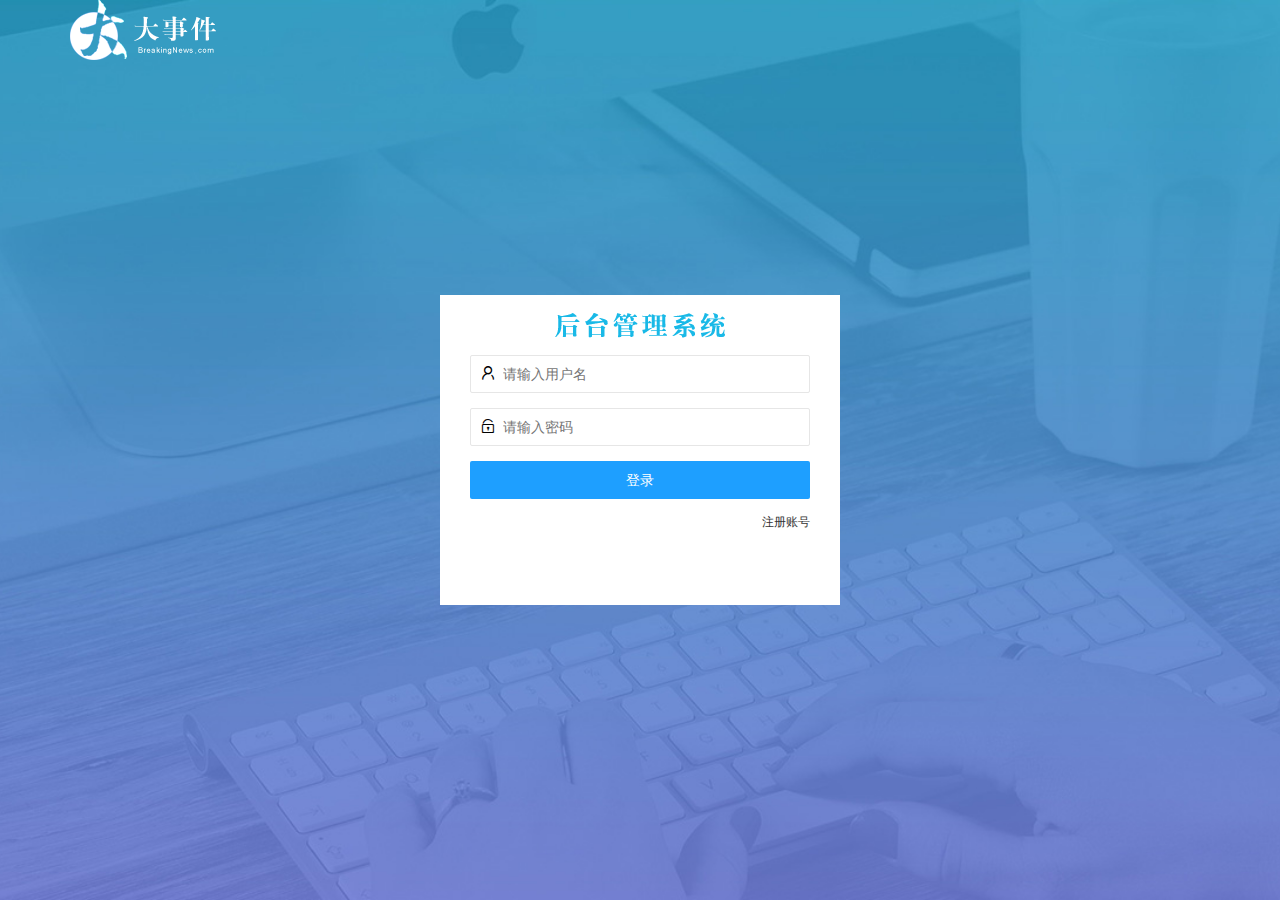
<file: login.html>
<!DOCTYPE html>
<html lang="en">

<head>
    <meta charset="UTF-8">
    <meta http-equiv="X-UA-Compatible" content="IE=edge">
    <meta name="viewport" content="width=device-width, initial-scale=1.0">
    <title>登录/注册</title>
    <!-- layui的样式 -->
    <link rel="stylesheet" href="./assets/lib/layui/css/layui.css">
    <!-- 自己定义的登录页面的样式 -->
    <link rel="stylesheet" href="./assets/css/login.css">
</head>

<body>
    <!-- 头部logo区域 -->
    <div class="layui-main">
        <img src="./assets/images/logo.png" alt="">
    </div>
    <!-- 登录/注册区域 -->
    <div class="login_reg">
        <div class="title_box"></div>
        <!-- 登录区域 -->
        <div class="login_box">
            <form class="layui-form" id="form_login">
                <!-- 用户名 -->
                <div class="layui-form-item">
                    <i class="layui-icon layui-icon-username"></i>
                    <input type="text" name="username" required lay-verify="required" placeholder="请输入用户名" autocomplete="off" class="layui-input">
                </div>
                <!-- 密码 -->
                <div class="layui-form-item">
                    <i class="layui-icon layui-icon-password"></i>
                    <input type="password" name="password" required lay-verify="required|pwd" placeholder="请输入密码" autocomplete="off" class="layui-input">
                </div>
                <!-- 登录 -->
                <div class="layui-form-item ">
                    <button class="layui-btn layui-btn-fluid layui-btn-normal" lay-submit>登录</button>
                </div>
                <div class="layui-form-item links">
                    <a href="javascript:;" id="link_reg">注册账号</a>
                </div>
            </form>
        </div>
        <!-- 注册区域 -->
        <div class="reg_box">
            <form class="layui-form" id="form_reg">
                <!-- 用户名 -->
                <div class="layui-form-item">
                    <i class="layui-icon layui-icon-username"></i>
                    <input type="text" name="username" required lay-verify="required" placeholder="请输入用户名" autocomplete="off" class="layui-input">
                </div>
                <!-- 密码 -->
                <div class="layui-form-item">
                    <i class="layui-icon layui-icon-password"></i>
                    <input type="password" name="password" required lay-verify="required|pwd|repwd" placeholder="请输入密码" autocomplete="off" class="layui-input">
                </div>
                <!-- 密码再次确认 -->
                <div class="layui-form-item">
                    <i class="layui-icon layui-icon-password"></i>
                    <input type="password" name="repassword" required lay-verify="required|pwd|repwd" placeholder="请再次输入密码" autocomplete="off" class="layui-input">
                </div>
                <!-- 注册 -->
                <div class="layui-form-item ">
                    <button class="layui-btn layui-btn-fluid layui-btn-normal" lay-submit>注册</button>
                </div>
                <div class="layui-form-item links">
                    <a href="javascript:;" id="link_login">去登录</a>
                </div>
            </form>

        </div>
    </div>
    <script src="./assets/lib/jquery.js"></script>
    <script src="./assets/lib/layui/layui.all.js"></script>
    <script src="./assets/js/baseAPI.js"></script>
    <script src="./assets/js/login.js"></script>
</body>

</html>
</file>
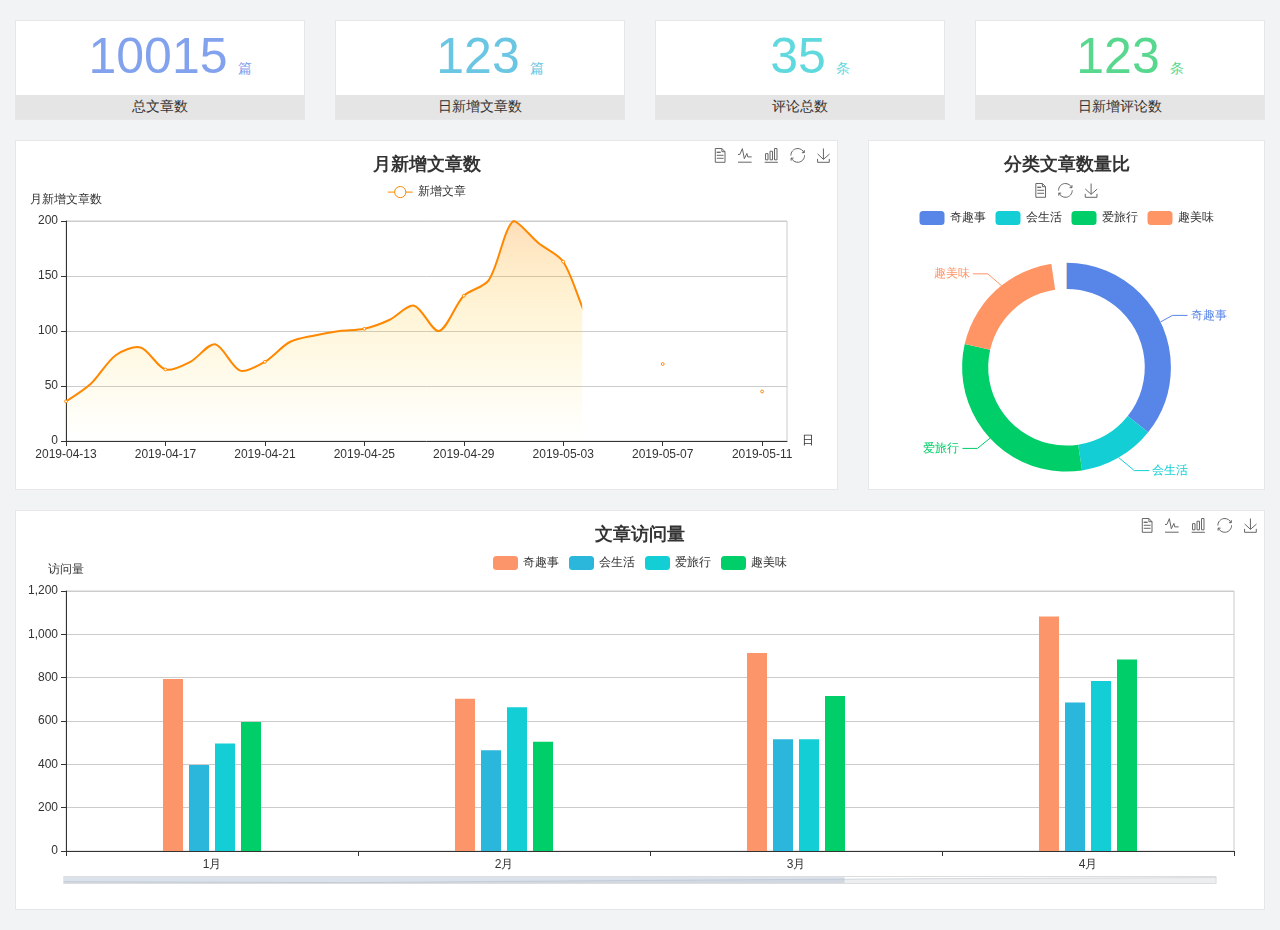
<file: home/dashboard.html>
<!DOCTYPE html>
<html lang="en">

<head>
    <meta charset="UTF-8">
    <meta name="viewport" content="width=device-width, initial-scale=1.0">
    <meta http-equiv="X-UA-Compatible" content="ie=edge">
    <title>图表统计</title>
    <link rel="stylesheet" href="../assets/lib/bootstrap.css" />
    <link rel="stylesheet" href="../assets/lib/main.css" />
    <script src="../assets/lib/jquery.js"></script>
    <script type="text/javascript" src="../assets/lib/echarts.min.js"></script>
</head>

<body>
    <div class="container-fluid">
        <div class="row spannel_list">
            <div class="col-sm-3 col-xs-6">
                <div class="spannel">
                    <em>10015</em><span>篇</span>
                    <b>总文章数</b>
                </div>
            </div>
            <div class="col-sm-3 col-xs-6">
                <div class="spannel scolor01">
                    <em>123</em><span>篇</span>
                    <b>日新增文章数</b>
                </div>
            </div>
            <div class="col-sm-3 col-xs-6">
                <div class="spannel scolor02">
                    <em>35</em><span>条</span>
                    <b>评论总数</b>
                </div>
            </div>
            <div class="col-sm-3 col-xs-6">
                <div class="spannel scolor03">
                    <em>123</em><span>条</span>
                    <b>日新增评论数</b>
                </div>
            </div>
        </div>
    </div>

    <div class="container-fluid">
        <div class="row curve-pie">
            <div class="col-lg-8 col-md-8">
                <div class="gragh_pannel" id="curve_show"></div>
            </div>
            <div class="col-lg-4 col-md-4">
                <div class="gragh_pannel" id="pie_show"></div>
            </div>
        </div>
    </div>

    <div class="container-fluid">
        <div class="column_pannel" id="column_show"></div>
    </div>

    <script>
        var oChart = echarts.init(document.getElementById('curve_show'));
        var aList_all = [{
            'count': 36,
            'date': '2019-04-13'
        }, {
            'count': 52,
            'date': '2019-04-14'
        }, {
            'count': 78,
            'date': '2019-04-15'
        }, {
            'count': 85,
            'date': '2019-04-16'
        }, {
            'count': 65,
            'date': '2019-04-17'
        }, {
            'count': 72,
            'date': '2019-04-18'
        }, {
            'count': 88,
            'date': '2019-04-19'
        }, {
            'count': 64,
            'date': '2019-04-20'
        }, {
            'count': 72,
            'date': '2019-04-21'
        }, {
            'count': 90,
            'date': '2019-04-22'
        }, {
            'count': 96,
            'date': '2019-04-23'
        }, {
            'count': 100,
            'date': '2019-04-24'
        }, {
            'count': 102,
            'date': '2019-04-25'
        }, {
            'count': 110,
            'date': '2019-04-26'
        }, {
            'count': 123,
            'date': '2019-04-27'
        }, {
            'count': 100,
            'date': '2019-04-28'
        }, {
            'count': 132,
            'date': '2019-04-29'
        }, {
            'count': 146,
            'date': '2019-04-30'
        }, {
            'count': 200,
            'date': '2019-05-01'
        }, {
            'count': 180,
            'date': '2019-05-02'
        }, {
            'count': 163,
            'date': '2019-05-03'
        }, {
            'count': 110,
            'date': '2019-05-04'
        }, {
            'count': 80,
            'date': '2019-05-05'
        }, {
            'count': 82,
            'date': '2019-05-06'
        }, {
            'count': 70,
            'date': '2019-05-07'
        }, {
            'count': 65,
            'date': '2019-05-08'
        }, {
            'count': 54,
            'date': '2019-05-09'
        }, {
            'count': 40,
            'date': '2019-05-10'
        }, {
            'count': 45,
            'date': '2019-05-11'
        }, {
            'count': 38,
            'date': '2019-05-12'
        }, ];

        let aCount = [];
        let aDate = [];

        for (var i = 0; i < aList_all.length; i++) {
            aCount.push(aList_all[i].count);
            aDate.push(aList_all[i].date);
        }

        var chartopt = {
            title: {
                text: '月新增文章数',
                left: 'center',
                top: '10'
            },
            tooltip: {
                trigger: 'axis'
            },
            legend: {
                data: ['新增文章'],
                top: '40'
            },
            toolbox: {
                show: true,
                feature: {
                    mark: {
                        show: true
                    },
                    dataView: {
                        show: true,
                        readOnly: false
                    },
                    magicType: {
                        show: true,
                        type: ['line', 'bar']
                    },
                    restore: {
                        show: true
                    },
                    saveAsImage: {
                        show: true
                    }
                }
            },
            calculable: true,
            xAxis: [{
                name: '日',
                type: 'category',
                boundaryGap: false,
                data: aDate
            }],
            yAxis: [{
                name: '月新增文章数',
                type: 'value'
            }],
            series: [{
                name: '新增文章',
                type: 'line',
                smooth: true,
                itemStyle: {
                    normal: {
                        areaStyle: {
                            type: 'default'
                        },
                        color: '#f80'
                    },
                    lineStyle: {
                        color: '#f80'
                    }
                },
                data: aCount
            }],
            areaStyle: {
                normal: {
                    color: new echarts.graphic.LinearGradient(0, 0, 0, 1, [{
                        offset: 0,
                        color: 'rgba(255,136,0,0.39)'
                    }, {
                        offset: .34,
                        color: 'rgba(255,180,0,0.25)'
                    }, {
                        offset: 1,
                        color: 'rgba(255,222,0,0.00)'
                    }])

                }
            },
            grid: {
                show: true,
                x: 50,
                x2: 50,
                y: 80,
                height: 220
            }
        };

        oChart.setOption(chartopt);


        var oPie = echarts.init(document.getElementById('pie_show'));
        var oPieopt = {
            title: {
                top: 10,
                text: '分类文章数量比',
                x: 'center'
            },
            tooltip: {
                trigger: 'item',
                formatter: "{a} <br/>{b} : {c} ({d}%)"
            },
            color: ['#5885e8', '#13cfd5', '#00ce68', '#ff9565'],
            legend: {
                x: 'center',
                top: 65,
                data: ['奇趣事', '会生活', '爱旅行', '趣美味']
            },
            toolbox: {
                show: true,
                x: 'center',
                top: 35,
                feature: {
                    mark: {
                        show: true
                    },
                    dataView: {
                        show: true,
                        readOnly: false
                    },
                    magicType: {
                        show: true,
                        type: ['pie', 'funnel'],
                        option: {
                            funnel: {
                                x: '25%',
                                width: '50%',
                                funnelAlign: 'left',
                                max: 1548
                            }
                        }
                    },
                    restore: {
                        show: true
                    },
                    saveAsImage: {
                        show: true
                    }
                }
            },
            calculable: true,
            series: [{
                name: '访问来源',
                type: 'pie',
                radius: ['45%', '60%'],
                center: ['50%', '65%'],
                data: [{
                    value: 300,
                    name: '奇趣事'
                }, {
                    value: 100,
                    name: '会生活'
                }, {
                    value: 260,
                    name: '爱旅行'
                }, {
                    value: 180,
                    name: '趣美味'
                }]
            }]
        };
        oPie.setOption(oPieopt);



        var oColumn = this.echarts.init(document.getElementById('column_show'));
        var oColumnopt = {
            title: {
                text: '文章访问量',
                left: 'center',
                top: '10'
            },
            tooltip: {
                trigger: 'axis'
            },
            legend: {
                data: ['奇趣事', '会生活', '爱旅行', '趣美味'],
                top: '40'
            },
            toolbox: {
                show: true,
                feature: {
                    mark: {
                        show: true
                    },
                    dataView: {
                        show: true,
                        readOnly: false
                    },
                    magicType: {
                        show: true,
                        type: ['line', 'bar']
                    },
                    restore: {
                        show: true
                    },
                    saveAsImage: {
                        show: true
                    }
                }
            },
            calculable: true,
            xAxis: [{
                type: 'category',
                data: ['1月', '2月', '3月', '4月', '5月']
            }],
            yAxis: [{
                name: '访问量',
                type: 'value'
            }],
            series: [{
                name: '奇趣事',
                type: 'bar',
                barWidth: 20,
                itemStyle: {
                    normal: {
                        areaStyle: {
                            type: 'default'
                        },
                        color: '#fd956a'
                    }
                },
                data: [800, 708, 920, 1090, 1200]
            }, {
                name: '会生活',
                type: 'bar',
                barWidth: 20,
                itemStyle: {
                    normal: {
                        areaStyle: {
                            type: 'default'
                        },
                        color: '#2bb6db'
                    }
                },
                data: [400, 468, 520, 690, 800]
            }, {
                name: '爱旅行',
                type: 'bar',
                barWidth: 20,
                itemStyle: {
                    normal: {
                        areaStyle: {
                            type: 'default'
                        },
                        color: '#13cfd5'
                    }
                },
                data: [500, 668, 520, 790, 900]
            }, {
                name: '趣美味',
                type: 'bar',
                barWidth: 20,
                itemStyle: {
                    normal: {
                        areaStyle: {
                            type: 'default'
                        },
                        color: '#00ce68'
                    }
                },
                data: [600, 508, 720, 890, 1000]
            }],
            grid: {
                show: true,
                x: 50,
                x2: 30,
                y: 80,
                height: 260
            },
            dataZoom: [ //给x轴设置滚动条
                {
                    start: 0, //默认为0
                    end: 100 - 1000 / 31, //默认为100
                    type: 'slider',
                    show: true,
                    xAxisIndex: [0],
                    handleSize: 0, //滑动条的 左右2个滑动条的大小
                    height: 8, //组件高度
                    left: 45, //左边的距离
                    right: 50, //右边的距离
                    bottom: 26, //右边的距离
                    handleColor: '#ddd', //h滑动图标的颜色
                    handleStyle: {
                        borderColor: "#cacaca",
                        borderWidth: "1",
                        shadowBlur: 2,
                        background: "#ddd",
                        shadowColor: "#ddd",
                    }
                }
            ]
        };
        oColumn.setOption(oColumnopt);
    </script>
</body>

</html>
</file>
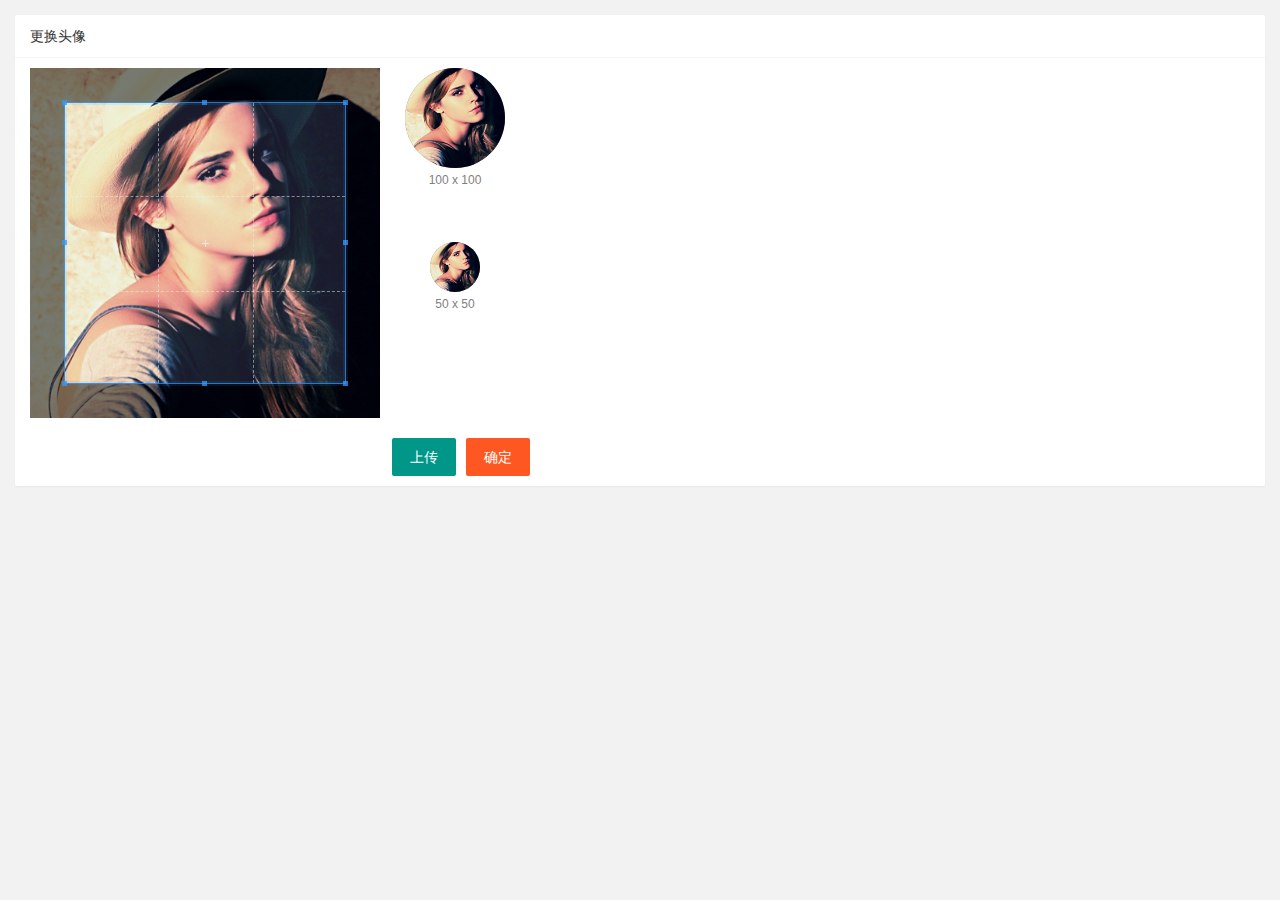
<file: user/user_avatar.html>
<!DOCTYPE html>
<html lang="en">

<head>
    <meta charset="UTF-8">
    <meta http-equiv="X-UA-Compatible" content="IE=edge">
    <meta name="viewport" content="width=device-width, initial-scale=1.0">
    <title>更换头像</title>
    <link rel="stylesheet" href="../assets/lib/layui/css/layui.css">
    <link rel="stylesheet" href="../assets/lib/cropper/cropper.css">
    <link rel="stylesheet" href="../assets/css/user/user_avatar.css">
</head>

<body>
    <div class="layui-card">
        <div class="layui-card-header">更换头像</div>
        <div class="layui-card-body">
            <!-- 第一行的图片裁剪和预览区域 -->
            <div class="row1">
                <!-- 图片裁剪区域 -->
                <div class="cropper-box">
                    <!-- 这个 img 标签很重要，将来会把它初始化为裁剪区域 -->
                    <img id="image" src="../assets/images/sample.jpg" />
                </div>
                <!-- 图片的预览区域 -->
                <div class="preview-box">
                    <div>
                        <!-- 宽高为 100px 的预览区域 -->
                        <div class="img-preview w100"></div>
                        <p class="size">100 x 100</p>
                    </div>
                    <div>
                        <!-- 宽高为 50px 的预览区域 -->
                        <div class="img-preview w50"></div>
                        <p class="size">50 x 50</p>
                    </div>
                </div>
            </div>

            <!-- 第二行的按钮区域 -->
            <div class="row2">
                <input type="file" id="upload_avatar" accept="image/png, image/jpeg, image/jpg">
                <button type="button" class="layui-btn local-img">上传</button>
                <button type="button" class="layui-btn layui-btn-danger upload-img">确定</button>
            </div>
        </div>
    </div>

    <script src="../assets/lib/layui/layui.all.js"></script>
    <script src="../assets/lib/jquery.js"></script>
    <script src="../assets/lib/cropper/Cropper.js"></script>
    <script src="../assets/lib/cropper/jquery-cropper.js"></script>
    <script src="../assets/js/baseAPI.js"></script>
    <script src="../assets/js/user/user_avatar.js"></script>
</body>

</html>
</file>
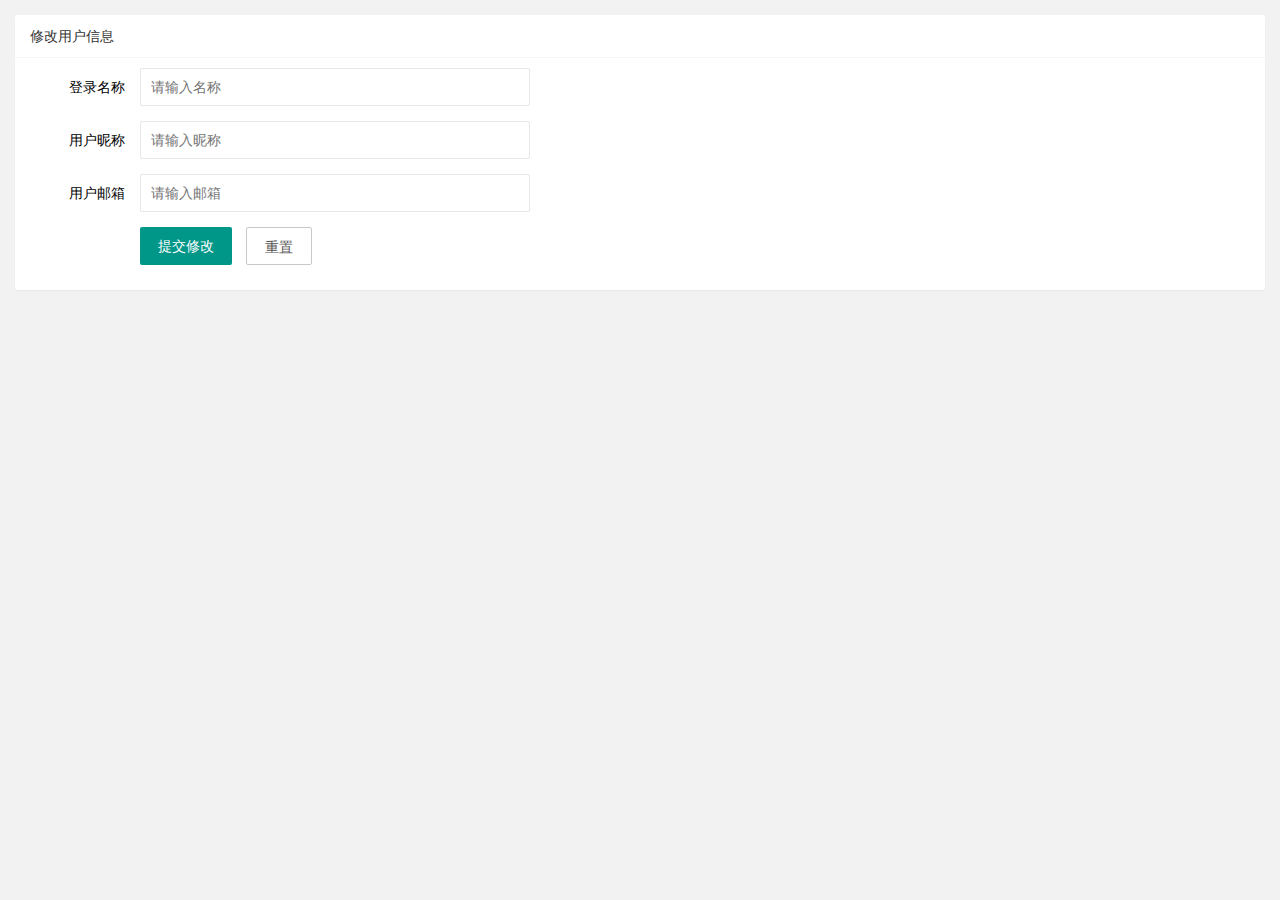
<file: user/user_info.html>
<!DOCTYPE html>
<html lang="en">

<head>
    <meta charset="UTF-8">
    <meta http-equiv="X-UA-Compatible" content="IE=edge">
    <meta name="viewport" content="width=device-width, initial-scale=1.0">
    <title>基本资料</title>
    <link rel="stylesheet" href="../assets/lib/layui/css/layui.css">
    <link rel="stylesheet" href="../assets/css/user/user_info.css">
</head>

<body>
    <div class="layui-card">
        <div class="layui-card-header">修改用户信息</div>
        <div class="layui-card-body">
            <form class="layui-form" lay-filter="form_user_info">
                <input type="hidden" name="id">
                <div class="layui-form-item">
                    <label class="layui-form-label">登录名称</label>
                    <div class="layui-input-block">
                        <input type="text" name="username" required lay-verify="required" placeholder="请输入名称" autocomplete="off" class="layui-input">
                    </div>
                </div>
                <div class="layui-form-item">
                    <label class="layui-form-label">用户昵称</label>
                    <div class="layui-input-block">
                        <input type="text" name="nickname" required lay-verify="required|nickname" placeholder="请输入昵称" autocomplete="off" class="layui-input">
                    </div>
                </div>
                <div class="layui-form-item">
                    <label class="layui-form-label">用户邮箱</label>
                    <div class="layui-input-block">
                        <input type="text" name="email" required lay-verify="required|email" placeholder="请输入邮箱" autocomplete="off" class="layui-input">
                    </div>
                </div>
                <div class="layui-form-item">
                    <div class="layui-input-block">
                        <button class="layui-btn" lay-submit lay-filter="formDemo">提交修改</button>
                        <button type="reset" class="layui-btn layui-btn-primary" id="btn_reset">重置</button>
                    </div>
                </div>
            </form>
        </div>
    </div>
    <script src="../assets/lib/layui/layui.all.js"></script>
    <script src="../assets/lib/jquery.js"></script>
    <script src="../assets/js/baseAPI.js"></script>
    <script src="../assets/js/user/user_info.js"></script>
</body>

</html>
</file>
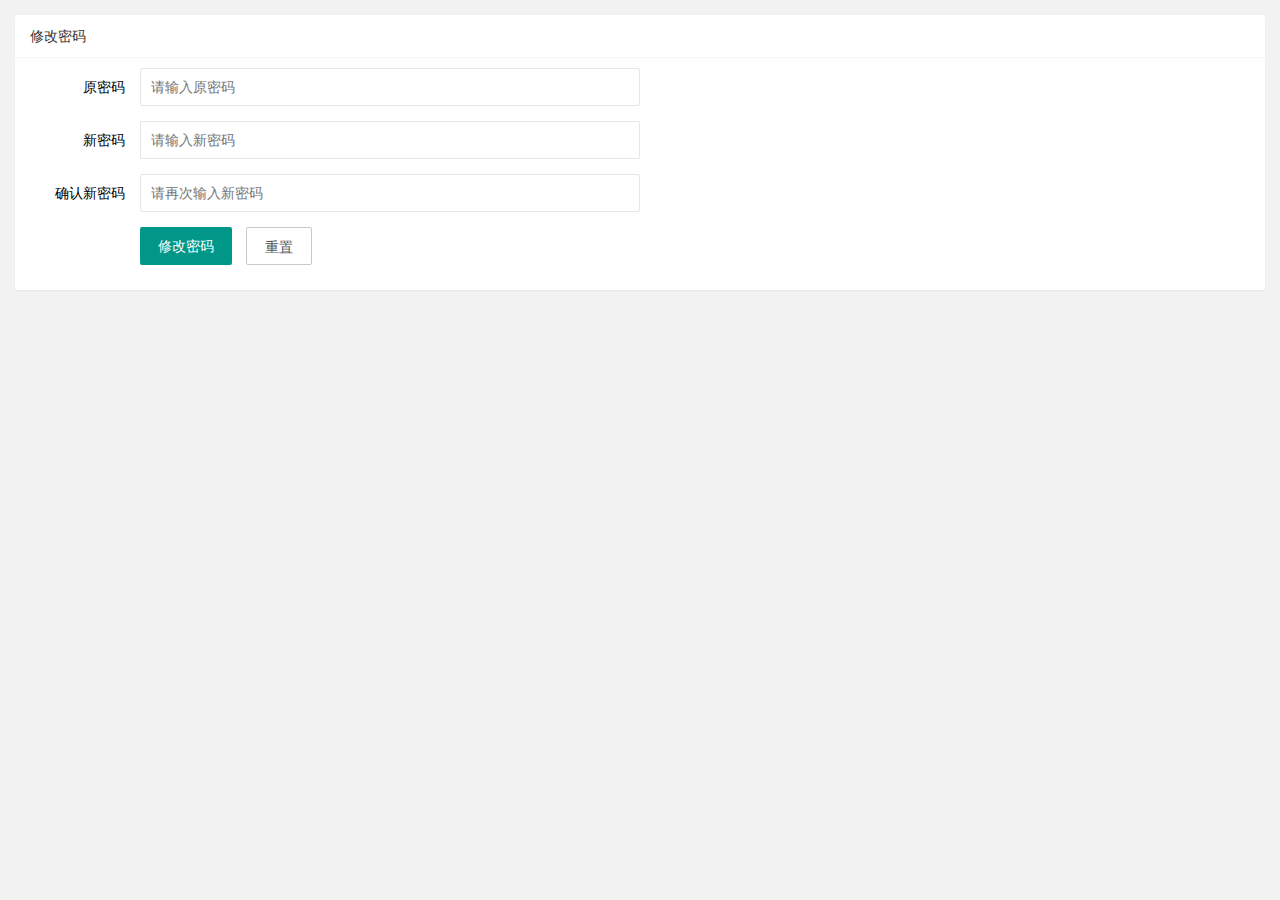
<file: user/user_pwd.html>
<!DOCTYPE html>
<html lang="en">

<head>
    <meta charset="UTF-8">
    <meta http-equiv="X-UA-Compatible" content="IE=edge">
    <meta name="viewport" content="width=device-width, initial-scale=1.0">
    <title>用户密码</title>
    <link rel="stylesheet" href="../assets/lib/layui/css/layui.css">
    <link rel="stylesheet" href="../assets/css/user/user_pwd.css">
</head>

<body>
    <div class="layui-card">
        <div class="layui-card-header">修改密码</div>
        <div class="layui-card-body">
            <form class="layui-form">
                <div class="layui-form-item">
                    <label class="layui-form-label">原密码</label>
                    <div class="layui-input-block">
                        <input type="password" name="oldPwd" required lay-verify="required|pass" placeholder="请输入原密码" autocomplete="off" class="layui-input">
                    </div>
                </div>
                <div class="layui-form-item">
                    <label class="layui-form-label">新密码</label>
                    <div class="layui-input-block">
                        <input type="password" name="newPwd" required lay-verify="required|pass|different" placeholder="请输入新密码" autocomplete="off" class="layui-input">
                    </div>
                </div>
                <div class="layui-form-item">
                    <label class="layui-form-label">确认新密码</label>
                    <div class="layui-input-block">
                        <input type="password" name="rePwd" required lay-verify="required|pass|same" placeholder="请再次输入新密码" autocomplete="off" class="layui-input">
                    </div>
                </div>
                <div class="layui-form-item">
                    <div class="layui-input-block">
                        <button class="layui-btn" lay-submit lay-filter="formDemo">修改密码</button>
                        <button type="reset" class="layui-btn layui-btn-primary">重置</button>
                    </div>
                </div>
            </form>
        </div>
    </div>
    <script src="../assets/lib/jquery.js"></script>
    <script src="../assets/lib/layui/layui.all.js"></script>
    <script src="../assets/js/baseAPI.js"></script>
    <script src="../assets/js/user/user_pwd.js"></script>
</body>

</html>
</file>
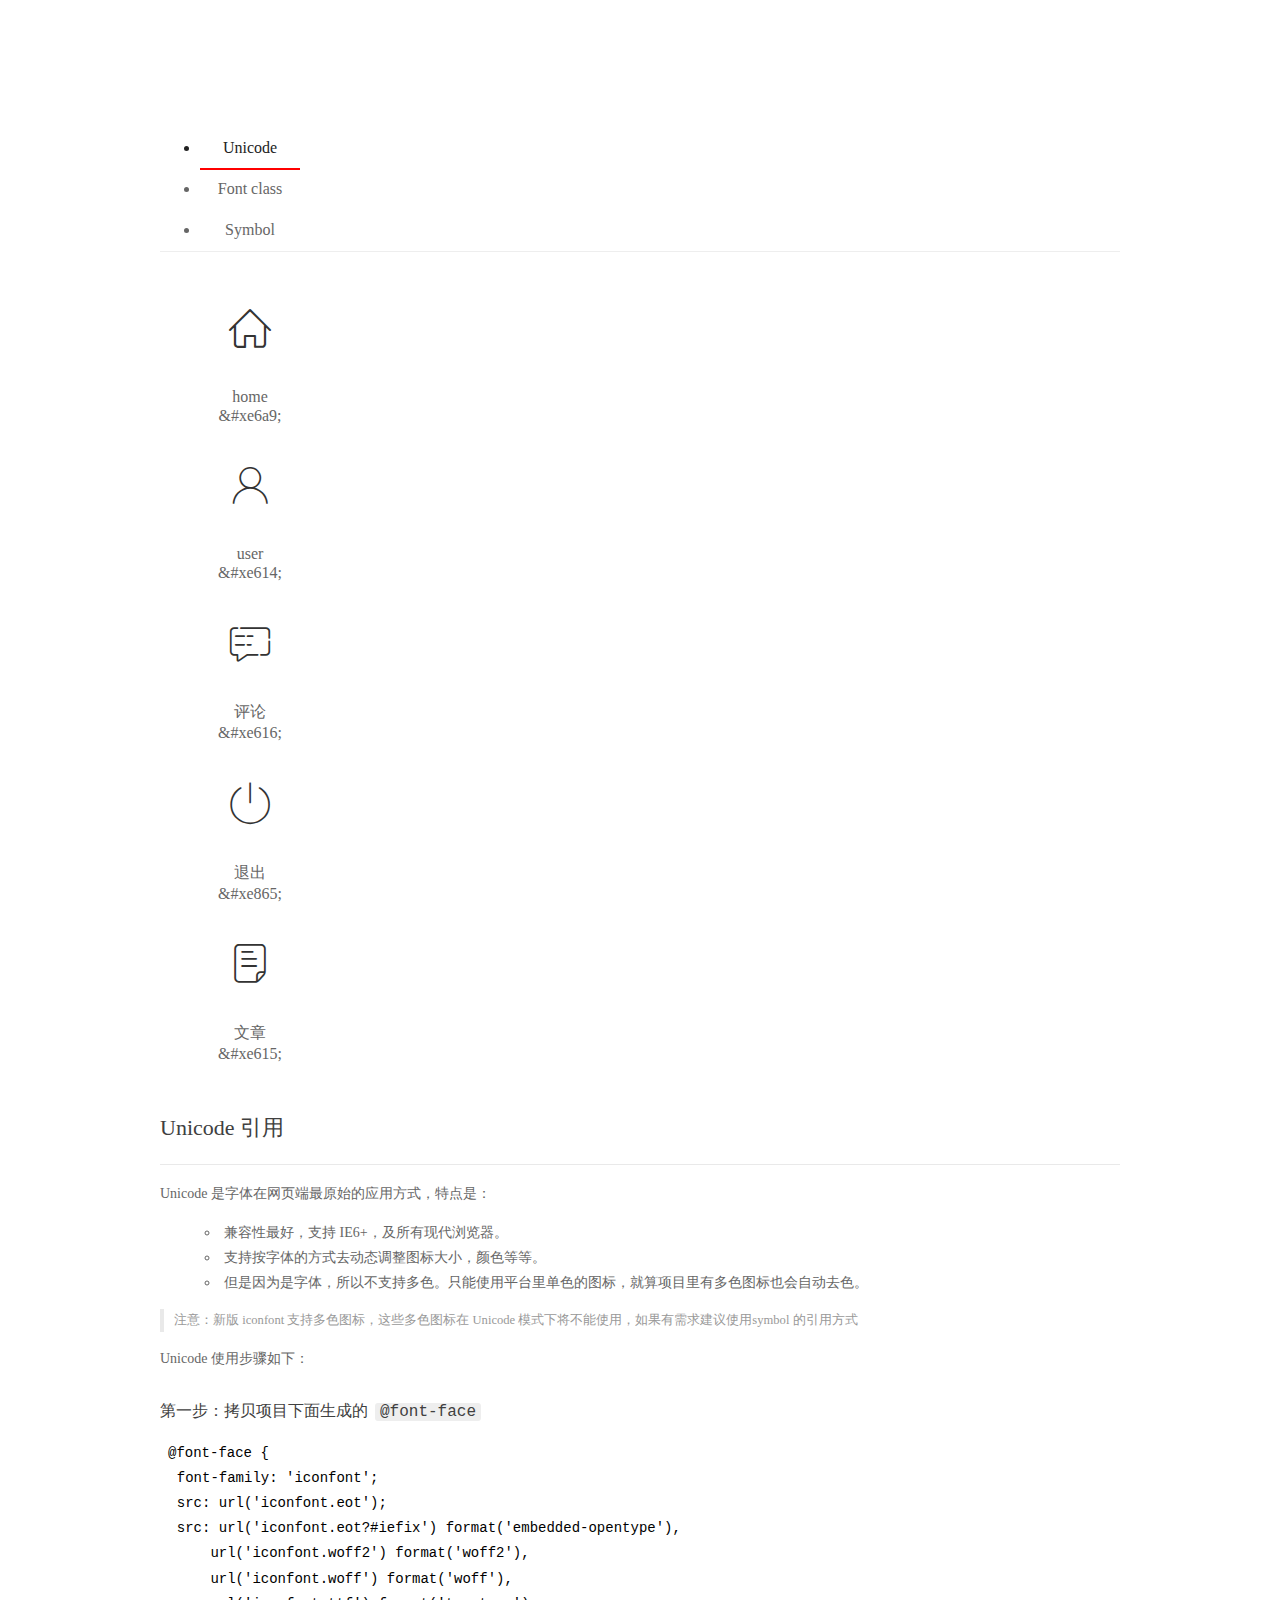
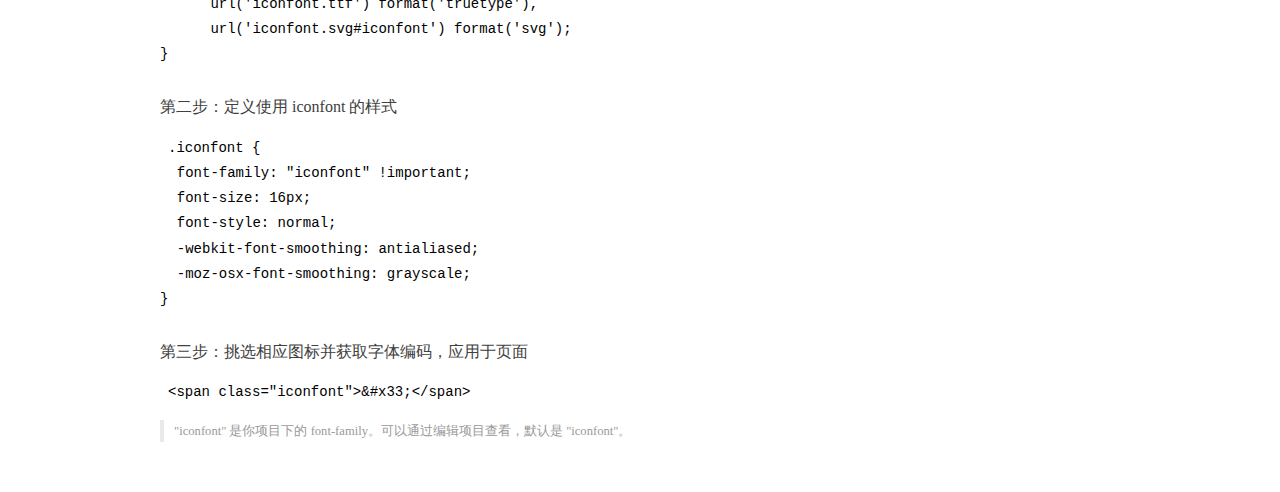
<file: assets/fonts/demo_index.html>
<!DOCTYPE html>
<html>
<head>
  <meta charset="utf-8"/>
  <title>IconFont Demo</title>
  <link rel="shortcut icon" href="https://gtms04.alicdn.com/tps/i4/TB1_oz6GVXXXXaFXpXXJDFnIXXX-64-64.ico" type="image/x-icon"/>
  <link rel="stylesheet" href="https://g.alicdn.com/thx/cube/1.3.2/cube.min.css">
  <link rel="stylesheet" href="demo.css">
  <link rel="stylesheet" href="iconfont.css">
  <script src="iconfont.js"></script>
  <!-- jQuery -->
  <script src="https://a1.alicdn.com/oss/uploads/2018/12/26/7bfddb60-08e8-11e9-9b04-53e73bb6408b.js"></script>
  <!-- 代码高亮 -->
  <script src="https://a1.alicdn.com/oss/uploads/2018/12/26/a3f714d0-08e6-11e9-8a15-ebf944d7534c.js"></script>
</head>
<body>
  <div class="main">
    <h1 class="logo"><a href="https://www.iconfont.cn/" title="iconfont 首页" target="_blank">&#xe86b;</a></h1>
    <div class="nav-tabs">
      <ul id="tabs" class="dib-box">
        <li class="dib active"><span>Unicode</span></li>
        <li class="dib"><span>Font class</span></li>
        <li class="dib"><span>Symbol</span></li>
      </ul>
      
    </div>
    <div class="tab-container">
      <div class="content unicode" style="display: block;">
          <ul class="icon_lists dib-box">
          
            <li class="dib">
              <span class="icon iconfont">&#xe6a9;</span>
                <div class="name">home</div>
                <div class="code-name">&amp;#xe6a9;</div>
              </li>
          
            <li class="dib">
              <span class="icon iconfont">&#xe614;</span>
                <div class="name">user</div>
                <div class="code-name">&amp;#xe614;</div>
              </li>
          
            <li class="dib">
              <span class="icon iconfont">&#xe616;</span>
                <div class="name">评论</div>
                <div class="code-name">&amp;#xe616;</div>
              </li>
          
            <li class="dib">
              <span class="icon iconfont">&#xe865;</span>
                <div class="name">退出</div>
                <div class="code-name">&amp;#xe865;</div>
              </li>
          
            <li class="dib">
              <span class="icon iconfont">&#xe615;</span>
                <div class="name">文章</div>
                <div class="code-name">&amp;#xe615;</div>
              </li>
          
          </ul>
          <div class="article markdown">
          <h2 id="unicode-">Unicode 引用</h2>
          <hr>

          <p>Unicode 是字体在网页端最原始的应用方式，特点是：</p>
          <ul>
            <li>兼容性最好，支持 IE6+，及所有现代浏览器。</li>
            <li>支持按字体的方式去动态调整图标大小，颜色等等。</li>
            <li>但是因为是字体，所以不支持多色。只能使用平台里单色的图标，就算项目里有多色图标也会自动去色。</li>
          </ul>
          <blockquote>
            <p>注意：新版 iconfont 支持多色图标，这些多色图标在 Unicode 模式下将不能使用，如果有需求建议使用symbol 的引用方式</p>
          </blockquote>
          <p>Unicode 使用步骤如下：</p>
          <h3 id="-font-face">第一步：拷贝项目下面生成的 <code>@font-face</code></h3>
<pre><code class="language-css"
>@font-face {
  font-family: 'iconfont';
  src: url('iconfont.eot');
  src: url('iconfont.eot?#iefix') format('embedded-opentype'),
      url('iconfont.woff2') format('woff2'),
      url('iconfont.woff') format('woff'),
      url('iconfont.ttf') format('truetype'),
      url('iconfont.svg#iconfont') format('svg');
}
</code></pre>
          <h3 id="-iconfont-">第二步：定义使用 iconfont 的样式</h3>
<pre><code class="language-css"
>.iconfont {
  font-family: "iconfont" !important;
  font-size: 16px;
  font-style: normal;
  -webkit-font-smoothing: antialiased;
  -moz-osx-font-smoothing: grayscale;
}
</code></pre>
          <h3 id="-">第三步：挑选相应图标并获取字体编码，应用于页面</h3>
<pre>
<code class="language-html"
>&lt;span class="iconfont"&gt;&amp;#x33;&lt;/span&gt;
</code></pre>
          <blockquote>
            <p>"iconfont" 是你项目下的 font-family。可以通过编辑项目查看，默认是 "iconfont"。</p>
          </blockquote>
          </div>
      </div>
      <div class="content font-class">
        <ul class="icon_lists dib-box">
          
          <li class="dib">
            <span class="icon iconfont icon-home"></span>
            <div class="name">
              home
            </div>
            <div class="code-name">.icon-home
            </div>
          </li>
          
          <li class="dib">
            <span class="icon iconfont icon-user"></span>
            <div class="name">
              user
            </div>
            <div class="code-name">.icon-user
            </div>
          </li>
          
          <li class="dib">
            <span class="icon iconfont icon-pinglun"></span>
            <div class="name">
              评论
            </div>
            <div class="code-name">.icon-pinglun
            </div>
          </li>
          
          <li class="dib">
            <span class="icon iconfont icon-tuichu"></span>
            <div class="name">
              退出
            </div>
            <div class="code-name">.icon-tuichu
            </div>
          </li>
          
          <li class="dib">
            <span class="icon iconfont icon-16"></span>
            <div class="name">
              文章
            </div>
            <div class="code-name">.icon-16
            </div>
          </li>
          
        </ul>
        <div class="article markdown">
        <h2 id="font-class-">font-class 引用</h2>
        <hr>

        <p>font-class 是 Unicode 使用方式的一种变种，主要是解决 Unicode 书写不直观，语意不明确的问题。</p>
        <p>与 Unicode 使用方式相比，具有如下特点：</p>
        <ul>
          <li>兼容性良好，支持 IE8+，及所有现代浏览器。</li>
          <li>相比于 Unicode 语意明确，书写更直观。可以很容易分辨这个 icon 是什么。</li>
          <li>因为使用 class 来定义图标，所以当要替换图标时，只需要修改 class 里面的 Unicode 引用。</li>
          <li>不过因为本质上还是使用的字体，所以多色图标还是不支持的。</li>
        </ul>
        <p>使用步骤如下：</p>
        <h3 id="-fontclass-">第一步：引入项目下面生成的 fontclass 代码：</h3>
<pre><code class="language-html">&lt;link rel="stylesheet" href="./iconfont.css"&gt;
</code></pre>
        <h3 id="-">第二步：挑选相应图标并获取类名，应用于页面：</h3>
<pre><code class="language-html">&lt;span class="iconfont icon-xxx"&gt;&lt;/span&gt;
</code></pre>
        <blockquote>
          <p>"
            iconfont" 是你项目下的 font-family。可以通过编辑项目查看，默认是 "iconfont"。</p>
        </blockquote>
      </div>
      </div>
      <div class="content symbol">
          <ul class="icon_lists dib-box">
          
            <li class="dib">
                <svg class="icon svg-icon" aria-hidden="true">
                  <use xlink:href="#icon-home"></use>
                </svg>
                <div class="name">home</div>
                <div class="code-name">#icon-home</div>
            </li>
          
            <li class="dib">
                <svg class="icon svg-icon" aria-hidden="true">
                  <use xlink:href="#icon-user"></use>
                </svg>
                <div class="name">user</div>
                <div class="code-name">#icon-user</div>
            </li>
          
            <li class="dib">
                <svg class="icon svg-icon" aria-hidden="true">
                  <use xlink:href="#icon-pinglun"></use>
                </svg>
                <div class="name">评论</div>
                <div class="code-name">#icon-pinglun</div>
            </li>
          
            <li class="dib">
                <svg class="icon svg-icon" aria-hidden="true">
                  <use xlink:href="#icon-tuichu"></use>
                </svg>
                <div class="name">退出</div>
                <div class="code-name">#icon-tuichu</div>
            </li>
          
            <li class="dib">
                <svg class="icon svg-icon" aria-hidden="true">
                  <use xlink:href="#icon-16"></use>
                </svg>
                <div class="name">文章</div>
                <div class="code-name">#icon-16</div>
            </li>
          
          </ul>
          <div class="article markdown">
          <h2 id="symbol-">Symbol 引用</h2>
          <hr>

          <p>这是一种全新的使用方式，应该说这才是未来的主流，也是平台目前推荐的用法。相关介绍可以参考这篇<a href="">文章</a>
            这种用法其实是做了一个 SVG 的集合，与另外两种相比具有如下特点：</p>
          <ul>
            <li>支持多色图标了，不再受单色限制。</li>
            <li>通过一些技巧，支持像字体那样，通过 <code>font-size</code>, <code>color</code> 来调整样式。</li>
            <li>兼容性较差，支持 IE9+，及现代浏览器。</li>
            <li>浏览器渲染 SVG 的性能一般，还不如 png。</li>
          </ul>
          <p>使用步骤如下：</p>
          <h3 id="-symbol-">第一步：引入项目下面生成的 symbol 代码：</h3>
<pre><code class="language-html">&lt;script src="./iconfont.js"&gt;&lt;/script&gt;
</code></pre>
          <h3 id="-css-">第二步：加入通用 CSS 代码（引入一次就行）：</h3>
<pre><code class="language-html">&lt;style&gt;
.icon {
  width: 1em;
  height: 1em;
  vertical-align: -0.15em;
  fill: currentColor;
  overflow: hidden;
}
&lt;/style&gt;
</code></pre>
          <h3 id="-">第三步：挑选相应图标并获取类名，应用于页面：</h3>
<pre><code class="language-html">&lt;svg class="icon" aria-hidden="true"&gt;
  &lt;use xlink:href="#icon-xxx"&gt;&lt;/use&gt;
&lt;/svg&gt;
</code></pre>
          </div>
      </div>

    </div>
  </div>
  <script>
  $(document).ready(function () {
      $('.tab-container .content:first').show()

      $('#tabs li').click(function (e) {
        var tabContent = $('.tab-container .content')
        var index = $(this).index()

        if ($(this).hasClass('active')) {
          return
        } else {
          $('#tabs li').removeClass('active')
          $(this).addClass('active')

          tabContent.hide().eq(index).fadeIn()
        }
      })
    })
  </script>
</body>
</html>
</file>
<file: assets/lib/layui/css/layui.css>
/** layui-v2.5.5 MIT License By https://www.layui.com */
 .layui-inline,img{display:inline-block;vertical-align:middle}h1,h2,h3,h4,h5,h6{font-weight:400}.layui-edge,.layui-header,.layui-inline,.layui-main{position:relative}.layui-body,.layui-edge,.layui-elip{overflow:hidden}.layui-btn,.layui-edge,.layui-inline,img{vertical-align:middle}.layui-btn,.layui-disabled,.layui-icon,.layui-unselect{-moz-user-select:none;-webkit-user-select:none;-ms-user-select:none}.layui-elip,.layui-form-checkbox span,.layui-form-pane .layui-form-label{text-overflow:ellipsis;white-space:nowrap}.layui-breadcrumb,.layui-tree-btnGroup{visibility:hidden}blockquote,body,button,dd,div,dl,dt,form,h1,h2,h3,h4,h5,h6,input,li,ol,p,pre,td,textarea,th,ul{margin:0;padding:0;-webkit-tap-highlight-color:rgba(0,0,0,0)}a:active,a:hover{outline:0}img{border:none}li{list-style:none}table{border-collapse:collapse;border-spacing:0}h4,h5,h6{font-size:100%}button,input,optgroup,option,select,textarea{font-family:inherit;font-size:inherit;font-style:inherit;font-weight:inherit;outline:0}pre{white-space:pre-wrap;white-space:-moz-pre-wrap;white-space:-pre-wrap;white-space:-o-pre-wrap;word-wrap:break-word}body{line-height:24px;font:14px Helvetica Neue,Helvetica,PingFang SC,Tahoma,Arial,sans-serif}hr{height:1px;margin:10px 0;border:0;clear:both}a{color:#333;text-decoration:none}a:hover{color:#777}a cite{font-style:normal;*cursor:pointer}.layui-border-box,.layui-border-box *{box-sizing:border-box}.layui-box,.layui-box *{box-sizing:content-box}.layui-clear{clear:both;*zoom:1}.layui-clear:after{content:'\20';clear:both;*zoom:1;display:block;height:0}.layui-inline{*display:inline;*zoom:1}.layui-edge{display:inline-block;width:0;height:0;border-width:6px;border-style:dashed;border-color:transparent}.layui-edge-top{top:-4px;border-bottom-color:#999;border-bottom-style:solid}.layui-edge-right{border-left-color:#999;border-left-style:solid}.layui-edge-bottom{top:2px;border-top-color:#999;border-top-style:solid}.layui-edge-left{border-right-color:#999;border-right-style:solid}.layui-disabled,.layui-disabled:hover{color:#d2d2d2!important;cursor:not-allowed!important}.layui-circle{border-radius:100%}.layui-show{display:block!important}.layui-hide{display:none!important}@font-face{font-family:layui-icon;src:url(../font/iconfont.eot?v=250);src:url(../font/iconfont.eot?v=250#iefix) format('embedded-opentype'),url(../font/iconfont.woff2?v=250) format('woff2'),url(../font/iconfont.woff?v=250) format('woff'),url(../font/iconfont.ttf?v=250) format('truetype'),url(../font/iconfont.svg?v=250#layui-icon) format('svg')}.layui-icon{font-family:layui-icon!important;font-size:16px;font-style:normal;-webkit-font-smoothing:antialiased;-moz-osx-font-smoothing:grayscale}.layui-icon-reply-fill:before{content:"\e611"}.layui-icon-set-fill:before{content:"\e614"}.layui-icon-menu-fill:before{content:"\e60f"}.layui-icon-search:before{content:"\e615"}.layui-icon-share:before{content:"\e641"}.layui-icon-set-sm:before{content:"\e620"}.layui-icon-engine:before{content:"\e628"}.layui-icon-close:before{content:"\1006"}.layui-icon-close-fill:before{content:"\1007"}.layui-icon-chart-screen:before{content:"\e629"}.layui-icon-star:before{content:"\e600"}.layui-icon-circle-dot:before{content:"\e617"}.layui-icon-chat:before{content:"\e606"}.layui-icon-release:before{content:"\e609"}.layui-icon-list:before{content:"\e60a"}.layui-icon-chart:before{content:"\e62c"}.layui-icon-ok-circle:before{content:"\1005"}.layui-icon-layim-theme:before{content:"\e61b"}.layui-icon-table:before{content:"\e62d"}.layui-icon-right:before{content:"\e602"}.layui-icon-left:before{content:"\e603"}.layui-icon-cart-simple:before{content:"\e698"}.layui-icon-face-cry:before{content:"\e69c"}.layui-icon-face-smile:before{content:"\e6af"}.layui-icon-survey:before{content:"\e6b2"}.layui-icon-tree:before{content:"\e62e"}.layui-icon-upload-circle:before{content:"\e62f"}.layui-icon-add-circle:before{content:"\e61f"}.layui-icon-download-circle:before{content:"\e601"}.layui-icon-templeate-1:before{content:"\e630"}.layui-icon-util:before{content:"\e631"}.layui-icon-face-surprised:before{content:"\e664"}.layui-icon-edit:before{content:"\e642"}.layui-icon-speaker:before{content:"\e645"}.layui-icon-down:before{content:"\e61a"}.layui-icon-file:before{content:"\e621"}.layui-icon-layouts:before{content:"\e632"}.layui-icon-rate-half:before{content:"\e6c9"}.layui-icon-add-circle-fine:before{content:"\e608"}.layui-icon-prev-circle:before{content:"\e633"}.layui-icon-read:before{content:"\e705"}.layui-icon-404:before{content:"\e61c"}.layui-icon-carousel:before{content:"\e634"}.layui-icon-help:before{content:"\e607"}.layui-icon-code-circle:before{content:"\e635"}.layui-icon-water:before{content:"\e636"}.layui-icon-username:before{content:"\e66f"}.layui-icon-find-fill:before{content:"\e670"}.layui-icon-about:before{content:"\e60b"}.layui-icon-location:before{content:"\e715"}.layui-icon-up:before{content:"\e619"}.layui-icon-pause:before{content:"\e651"}.layui-icon-date:before{content:"\e637"}.layui-icon-layim-uploadfile:before{content:"\e61d"}.layui-icon-delete:before{content:"\e640"}.layui-icon-play:before{content:"\e652"}.layui-icon-top:before{content:"\e604"}.layui-icon-friends:before{content:"\e612"}.layui-icon-refresh-3:before{content:"\e9aa"}.layui-icon-ok:before{content:"\e605"}.layui-icon-layer:before{content:"\e638"}.layui-icon-face-smile-fine:before{content:"\e60c"}.layui-icon-dollar:before{content:"\e659"}.layui-icon-group:before{content:"\e613"}.layui-icon-layim-download:before{content:"\e61e"}.layui-icon-picture-fine:before{content:"\e60d"}.layui-icon-link:before{content:"\e64c"}.layui-icon-diamond:before{content:"\e735"}.layui-icon-log:before{content:"\e60e"}.layui-icon-rate-solid:before{content:"\e67a"}.layui-icon-fonts-del:before{content:"\e64f"}.layui-icon-unlink:before{content:"\e64d"}.layui-icon-fonts-clear:before{content:"\e639"}.layui-icon-triangle-r:before{content:"\e623"}.layui-icon-circle:before{content:"\e63f"}.layui-icon-radio:before{content:"\e643"}.layui-icon-align-center:before{content:"\e647"}.layui-icon-align-right:before{content:"\e648"}.layui-icon-align-left:before{content:"\e649"}.layui-icon-loading-1:before{content:"\e63e"}.layui-icon-return:before{content:"\e65c"}.layui-icon-fonts-strong:before{content:"\e62b"}.layui-icon-upload:before{content:"\e67c"}.layui-icon-dialogue:before{content:"\e63a"}.layui-icon-video:before{content:"\e6ed"}.layui-icon-headset:before{content:"\e6fc"}.layui-icon-cellphone-fine:before{content:"\e63b"}.layui-icon-add-1:before{content:"\e654"}.layui-icon-face-smile-b:before{content:"\e650"}.layui-icon-fonts-html:before{content:"\e64b"}.layui-icon-form:before{content:"\e63c"}.layui-icon-cart:before{content:"\e657"}.layui-icon-camera-fill:before{content:"\e65d"}.layui-icon-tabs:before{content:"\e62a"}.layui-icon-fonts-code:before{content:"\e64e"}.layui-icon-fire:before{content:"\e756"}.layui-icon-set:before{content:"\e716"}.layui-icon-fonts-u:before{content:"\e646"}.layui-icon-triangle-d:before{content:"\e625"}.layui-icon-tips:before{content:"\e702"}.layui-icon-picture:before{content:"\e64a"}.layui-icon-more-vertical:before{content:"\e671"}.layui-icon-flag:before{content:"\e66c"}.layui-icon-loading:before{content:"\e63d"}.layui-icon-fonts-i:before{content:"\e644"}.layui-icon-refresh-1:before{content:"\e666"}.layui-icon-rmb:before{content:"\e65e"}.layui-icon-home:before{content:"\e68e"}.layui-icon-user:before{content:"\e770"}.layui-icon-notice:before{content:"\e667"}.layui-icon-login-weibo:before{content:"\e675"}.layui-icon-voice:before{content:"\e688"}.layui-icon-upload-drag:before{content:"\e681"}.layui-icon-login-qq:before{content:"\e676"}.layui-icon-snowflake:before{content:"\e6b1"}.layui-icon-file-b:before{content:"\e655"}.layui-icon-template:before{content:"\e663"}.layui-icon-auz:before{content:"\e672"}.layui-icon-console:before{content:"\e665"}.layui-icon-app:before{content:"\e653"}.layui-icon-prev:before{content:"\e65a"}.layui-icon-website:before{content:"\e7ae"}.layui-icon-next:before{content:"\e65b"}.layui-icon-component:before{content:"\e857"}.layui-icon-more:before{content:"\e65f"}.layui-icon-login-wechat:before{content:"\e677"}.layui-icon-shrink-right:before{content:"\e668"}.layui-icon-spread-left:before{content:"\e66b"}.layui-icon-camera:before{content:"\e660"}.layui-icon-note:before{content:"\e66e"}.layui-icon-refresh:before{content:"\e669"}.layui-icon-female:before{content:"\e661"}.layui-icon-male:before{content:"\e662"}.layui-icon-password:before{content:"\e673"}.layui-icon-senior:before{content:"\e674"}.layui-icon-theme:before{content:"\e66a"}.layui-icon-tread:before{content:"\e6c5"}.layui-icon-praise:before{content:"\e6c6"}.layui-icon-star-fill:before{content:"\e658"}.layui-icon-rate:before{content:"\e67b"}.layui-icon-template-1:before{content:"\e656"}.layui-icon-vercode:before{content:"\e679"}.layui-icon-cellphone:before{content:"\e678"}.layui-icon-screen-full:before{content:"\e622"}.layui-icon-screen-restore:before{content:"\e758"}.layui-icon-cols:before{content:"\e610"}.layui-icon-export:before{content:"\e67d"}.layui-icon-print:before{content:"\e66d"}.layui-icon-slider:before{content:"\e714"}.layui-icon-addition:before{content:"\e624"}.layui-icon-subtraction:before{content:"\e67e"}.layui-icon-service:before{content:"\e626"}.layui-icon-transfer:before{content:"\e691"}.layui-main{width:1140px;margin:0 auto}.layui-header{z-index:1000;height:60px}.layui-header a:hover{transition:all .5s;-webkit-transition:all .5s}.layui-side{position:fixed;left:0;top:0;bottom:0;z-index:999;width:200px;overflow-x:hidden}.layui-side-scroll{position:relative;width:220px;height:100%;overflow-x:hidden}.layui-body{position:absolute;left:200px;right:0;top:0;bottom:0;z-index:998;width:auto;overflow-y:auto;box-sizing:border-box}.layui-layout-body{overflow:hidden}.layui-layout-admin .layui-header{background-color:#23262E}.layui-layout-admin .layui-side{top:60px;width:200px;overflow-x:hidden}.layui-layout-admin .layui-body{position:fixed;top:60px;bottom:44px}.layui-layout-admin .layui-main{width:auto;margin:0 15px}.layui-layout-admin .layui-footer{position:fixed;left:200px;right:0;bottom:0;height:44px;line-height:44px;padding:0 15px;background-color:#eee}.layui-layout-admin .layui-logo{position:absolute;left:0;top:0;width:200px;height:100%;line-height:60px;text-align:center;color:#009688;font-size:16px}.layui-layout-admin .layui-header .layui-nav{background:0 0}.layui-layout-left{position:absolute!important;left:200px;top:0}.layui-layout-right{position:absolute!important;right:0;top:0}.layui-container{position:relative;margin:0 auto;padding:0 15px;box-sizing:border-box}.layui-fluid{position:relative;margin:0 auto;padding:0 15px}.layui-row:after,.layui-row:before{content:'';display:block;clear:both}.layui-col-lg1,.layui-col-lg10,.layui-col-lg11,.layui-col-lg12,.layui-col-lg2,.layui-col-lg3,.layui-col-lg4,.layui-col-lg5,.layui-col-lg6,.layui-col-lg7,.layui-col-lg8,.layui-col-lg9,.layui-col-md1,.layui-col-md10,.layui-col-md11,.layui-col-md12,.layui-col-md2,.layui-col-md3,.layui-col-md4,.layui-col-md5,.layui-col-md6,.layui-col-md7,.layui-col-md8,.layui-col-md9,.layui-col-sm1,.layui-col-sm10,.layui-col-sm11,.layui-col-sm12,.layui-col-sm2,.layui-col-sm3,.layui-col-sm4,.layui-col-sm5,.layui-col-sm6,.layui-col-sm7,.layui-col-sm8,.layui-col-sm9,.layui-col-xs1,.layui-col-xs10,.layui-col-xs11,.layui-col-xs12,.layui-col-xs2,.layui-col-xs3,.layui-col-xs4,.layui-col-xs5,.layui-col-xs6,.layui-col-xs7,.layui-col-xs8,.layui-col-xs9{position:relative;display:block;box-sizing:border-box}.layui-col-xs1,.layui-col-xs10,.layui-col-xs11,.layui-col-xs12,.layui-col-xs2,.layui-col-xs3,.layui-col-xs4,.layui-col-xs5,.layui-col-xs6,.layui-col-xs7,.layui-col-xs8,.layui-col-xs9{float:left}.layui-col-xs1{width:8.33333333%}.layui-col-xs2{width:16.66666667%}.layui-col-xs3{width:25%}.layui-col-xs4{width:33.33333333%}.layui-col-xs5{width:41.66666667%}.layui-col-xs6{width:50%}.layui-col-xs7{width:58.33333333%}.layui-col-xs8{width:66.66666667%}.layui-col-xs9{width:75%}.layui-col-xs10{width:83.33333333%}.layui-col-xs11{width:91.66666667%}.layui-col-xs12{width:100%}.layui-col-xs-offset1{margin-left:8.33333333%}.layui-col-xs-offset2{margin-left:16.66666667%}.layui-col-xs-offset3{margin-left:25%}.layui-col-xs-offset4{margin-left:33.33333333%}.layui-col-xs-offset5{margin-left:41.66666667%}.layui-col-xs-offset6{margin-left:50%}.layui-col-xs-offset7{margin-left:58.33333333%}.layui-col-xs-offset8{margin-left:66.66666667%}.layui-col-xs-offset9{margin-left:75%}.layui-col-xs-offset10{margin-left:83.33333333%}.layui-col-xs-offset11{margin-left:91.66666667%}.layui-col-xs-offset12{margin-left:100%}@media screen and (max-width:768px){.layui-hide-xs{display:none!important}.layui-show-xs-block{display:block!important}.layui-show-xs-inline{display:inline!important}.layui-show-xs-inline-block{display:inline-block!important}}@media screen and (min-width:768px){.layui-container{width:750px}.layui-hide-sm{display:none!important}.layui-show-sm-block{display:block!important}.layui-show-sm-inline{display:inline!important}.layui-show-sm-inline-block{display:inline-block!important}.layui-col-sm1,.layui-col-sm10,.layui-col-sm11,.layui-col-sm12,.layui-col-sm2,.layui-col-sm3,.layui-col-sm4,.layui-col-sm5,.layui-col-sm6,.layui-col-sm7,.layui-col-sm8,.layui-col-sm9{float:left}.layui-col-sm1{width:8.33333333%}.layui-col-sm2{width:16.66666667%}.layui-col-sm3{width:25%}.layui-col-sm4{width:33.33333333%}.layui-col-sm5{width:41.66666667%}.layui-col-sm6{width:50%}.layui-col-sm7{width:58.33333333%}.layui-col-sm8{width:66.66666667%}.layui-col-sm9{width:75%}.layui-col-sm10{width:83.33333333%}.layui-col-sm11{width:91.66666667%}.layui-col-sm12{width:100%}.layui-col-sm-offset1{margin-left:8.33333333%}.layui-col-sm-offset2{margin-left:16.66666667%}.layui-col-sm-offset3{margin-left:25%}.layui-col-sm-offset4{margin-left:33.33333333%}.layui-col-sm-offset5{margin-left:41.66666667%}.layui-col-sm-offset6{margin-left:50%}.layui-col-sm-offset7{margin-left:58.33333333%}.layui-col-sm-offset8{margin-left:66.66666667%}.layui-col-sm-offset9{margin-left:75%}.layui-col-sm-offset10{margin-left:83.33333333%}.layui-col-sm-offset11{margin-left:91.66666667%}.layui-col-sm-offset12{margin-left:100%}}@media screen and (min-width:992px){.layui-container{width:970px}.layui-hide-md{display:none!important}.layui-show-md-block{display:block!important}.layui-show-md-inline{display:inline!important}.layui-show-md-inline-block{display:inline-block!important}.layui-col-md1,.layui-col-md10,.layui-col-md11,.layui-col-md12,.layui-col-md2,.layui-col-md3,.layui-col-md4,.layui-col-md5,.layui-col-md6,.layui-col-md7,.layui-col-md8,.layui-col-md9{float:left}.layui-col-md1{width:8.33333333%}.layui-col-md2{width:16.66666667%}.layui-col-md3{width:25%}.layui-col-md4{width:33.33333333%}.layui-col-md5{width:41.66666667%}.layui-col-md6{width:50%}.layui-col-md7{width:58.33333333%}.layui-col-md8{width:66.66666667%}.layui-col-md9{width:75%}.layui-col-md10{width:83.33333333%}.layui-col-md11{width:91.66666667%}.layui-col-md12{width:100%}.layui-col-md-offset1{margin-left:8.33333333%}.layui-col-md-offset2{margin-left:16.66666667%}.layui-col-md-offset3{margin-left:25%}.layui-col-md-offset4{margin-left:33.33333333%}.layui-col-md-offset5{margin-left:41.66666667%}.layui-col-md-offset6{margin-left:50%}.layui-col-md-offset7{margin-left:58.33333333%}.layui-col-md-offset8{margin-left:66.66666667%}.layui-col-md-offset9{margin-left:75%}.layui-col-md-offset10{margin-left:83.33333333%}.layui-col-md-offset11{margin-left:91.66666667%}.layui-col-md-offset12{margin-left:100%}}@media screen and (min-width:1200px){.layui-container{width:1170px}.layui-hide-lg{display:none!important}.layui-show-lg-block{display:block!important}.layui-show-lg-inline{display:inline!important}.layui-show-lg-inline-block{display:inline-block!important}.layui-col-lg1,.layui-col-lg10,.layui-col-lg11,.layui-col-lg12,.layui-col-lg2,.layui-col-lg3,.layui-col-lg4,.layui-col-lg5,.layui-col-lg6,.layui-col-lg7,.layui-col-lg8,.layui-col-lg9{float:left}.layui-col-lg1{width:8.33333333%}.layui-col-lg2{width:16.66666667%}.layui-col-lg3{width:25%}.layui-col-lg4{width:33.33333333%}.layui-col-lg5{width:41.66666667%}.layui-col-lg6{width:50%}.layui-col-lg7{width:58.33333333%}.layui-col-lg8{width:66.66666667%}.layui-col-lg9{width:75%}.layui-col-lg10{width:83.33333333%}.layui-col-lg11{width:91.66666667%}.layui-col-lg12{width:100%}.layui-col-lg-offset1{margin-left:8.33333333%}.layui-col-lg-offset2{margin-left:16.66666667%}.layui-col-lg-offset3{margin-left:25%}.layui-col-lg-offset4{margin-left:33.33333333%}.layui-col-lg-offset5{margin-left:41.66666667%}.layui-col-lg-offset6{margin-left:50%}.layui-col-lg-offset7{margin-left:58.33333333%}.layui-col-lg-offset8{margin-left:66.66666667%}.layui-col-lg-offset9{margin-left:75%}.layui-col-lg-offset10{margin-left:83.33333333%}.layui-col-lg-offset11{margin-left:91.66666667%}.layui-col-lg-offset12{margin-left:100%}}.layui-col-space1{margin:-.5px}.layui-col-space1>*{padding:.5px}.layui-col-space3{margin:-1.5px}.layui-col-space3>*{padding:1.5px}.layui-col-space5{margin:-2.5px}.layui-col-space5>*{padding:2.5px}.layui-col-space8{margin:-3.5px}.layui-col-space8>*{padding:3.5px}.layui-col-space10{margin:-5px}.layui-col-space10>*{padding:5px}.layui-col-space12{margin:-6px}.layui-col-space12>*{padding:6px}.layui-col-space15{margin:-7.5px}.layui-col-space15>*{padding:7.5px}.layui-col-space18{margin:-9px}.layui-col-space18>*{padding:9px}.layui-col-space20{margin:-10px}.layui-col-space20>*{padding:10px}.layui-col-space22{margin:-11px}.layui-col-space22>*{padding:11px}.layui-col-space25{margin:-12.5px}.layui-col-space25>*{padding:12.5px}.layui-col-space30{margin:-15px}.layui-col-space30>*{padding:15px}.layui-btn,.layui-input,.layui-select,.layui-textarea,.layui-upload-button{outline:0;-webkit-appearance:none;transition:all .3s;-webkit-transition:all .3s;box-sizing:border-box}.layui-elem-quote{margin-bottom:10px;padding:15px;line-height:22px;border-left:5px solid #009688;border-radius:0 2px 2px 0;background-color:#f2f2f2}.layui-quote-nm{border-style:solid;border-width:1px 1px 1px 5px;background:0 0}.layui-elem-field{margin-bottom:10px;padding:0;border-width:1px;border-style:solid}.layui-elem-field legend{margin-left:20px;padding:0 10px;font-size:20px;font-weight:300}.layui-field-title{margin:10px 0 20px;border-width:1px 0 0}.layui-field-box{padding:10px 15px}.layui-field-title .layui-field-box{padding:10px 0}.layui-progress{position:relative;height:6px;border-radius:20px;background-color:#e2e2e2}.layui-progress-bar{position:absolute;left:0;top:0;width:0;max-width:100%;height:6px;border-radius:20px;text-align:right;background-color:#5FB878;transition:all .3s;-webkit-transition:all .3s}.layui-progress-big,.layui-progress-big .layui-progress-bar{height:18px;line-height:18px}.layui-progress-text{position:relative;top:-20px;line-height:18px;font-size:12px;color:#666}.layui-progress-big .layui-progress-text{position:static;padding:0 10px;color:#fff}.layui-collapse{border-width:1px;border-style:solid;border-radius:2px}.layui-colla-content,.layui-colla-item{border-top-width:1px;border-top-style:solid}.layui-colla-item:first-child{border-top:none}.layui-colla-title{position:relative;height:42px;line-height:42px;padding:0 15px 0 35px;color:#333;background-color:#f2f2f2;cursor:pointer;font-size:14px;overflow:hidden}.layui-colla-content{display:none;padding:10px 15px;line-height:22px;color:#666}.layui-colla-icon{position:absolute;left:15px;top:0;font-size:14px}.layui-card{margin-bottom:15px;border-radius:2px;background-color:#fff;box-shadow:0 1px 2px 0 rgba(0,0,0,.05)}.layui-card:last-child{margin-bottom:0}.layui-card-header{position:relative;height:42px;line-height:42px;padding:0 15px;border-bottom:1px solid #f6f6f6;color:#333;border-radius:2px 2px 0 0;font-size:14px}.layui-bg-black,.layui-bg-blue,.layui-bg-cyan,.layui-bg-green,.layui-bg-orange,.layui-bg-red{color:#fff!important}.layui-card-body{position:relative;padding:10px 15px;line-height:24px}.layui-card-body[pad15]{padding:15px}.layui-card-body[pad20]{padding:20px}.layui-card-body .layui-table{margin:5px 0}.layui-card .layui-tab{margin:0}.layui-panel-window{position:relative;padding:15px;border-radius:0;border-top:5px solid #E6E6E6;background-color:#fff}.layui-auxiliar-moving{position:fixed;left:0;right:0;top:0;bottom:0;width:100%;height:100%;background:0 0;z-index:9999999999}.layui-form-label,.layui-form-mid,.layui-form-select,.layui-input-block,.layui-input-inline,.layui-textarea{position:relative}.layui-bg-red{background-color:#FF5722!important}.layui-bg-orange{background-color:#FFB800!important}.layui-bg-green{background-color:#009688!important}.layui-bg-cyan{background-color:#2F4056!important}.layui-bg-blue{background-color:#1E9FFF!important}.layui-bg-black{background-color:#393D49!important}.layui-bg-gray{background-color:#eee!important;color:#666!important}.layui-badge-rim,.layui-colla-content,.layui-colla-item,.layui-collapse,.layui-elem-field,.layui-form-pane .layui-form-item[pane],.layui-form-pane .layui-form-label,.layui-input,.layui-layedit,.layui-layedit-tool,.layui-quote-nm,.layui-select,.layui-tab-bar,.layui-tab-card,.layui-tab-title,.layui-tab-title .layui-this:after,.layui-textarea{border-color:#e6e6e6}.layui-timeline-item:before,hr{background-color:#e6e6e6}.layui-text{line-height:22px;font-size:14px;color:#666}.layui-text h1,.layui-text h2,.layui-text h3{font-weight:500;color:#333}.layui-text h1{font-size:30px}.layui-text h2{font-size:24px}.layui-text h3{font-size:18px}.layui-text a:not(.layui-btn){color:#01AAED}.layui-text a:not(.layui-btn):hover{text-decoration:underline}.layui-text ul{padding:5px 0 5px 15px}.layui-text ul li{margin-top:5px;list-style-type:disc}.layui-text em,.layui-word-aux{color:#999!important;padding:0 5px!important}.layui-btn{display:inline-block;height:38px;line-height:38px;padding:0 18px;background-color:#009688;color:#fff;white-space:nowrap;text-align:center;font-size:14px;border:none;border-radius:2px;cursor:pointer}.layui-btn:hover{opacity:.8;filter:alpha(opacity=80);color:#fff}.layui-btn:active{opacity:1;filter:alpha(opacity=100)}.layui-btn+.layui-btn{margin-left:10px}.layui-btn-container{font-size:0}.layui-btn-container .layui-btn{margin-right:10px;margin-bottom:10px}.layui-btn-container .layui-btn+.layui-btn{margin-left:0}.layui-table .layui-btn-container .layui-btn{margin-bottom:9px}.layui-btn-radius{border-radius:100px}.layui-btn .layui-icon{margin-right:3px;font-size:18px;vertical-align:bottom;vertical-align:middle\9}.layui-btn-primary{border:1px solid #C9C9C9;background-color:#fff;color:#555}.layui-btn-primary:hover{border-color:#009688;color:#333}.layui-btn-normal{background-color:#1E9FFF}.layui-btn-warm{background-color:#FFB800}.layui-btn-danger{background-color:#FF5722}.layui-btn-checked{background-color:#5FB878}.layui-btn-disabled,.layui-btn-disabled:active,.layui-btn-disabled:hover{border:1px solid #e6e6e6;background-color:#FBFBFB;color:#C9C9C9;cursor:not-allowed;opacity:1}.layui-btn-lg{height:44px;line-height:44px;padding:0 25px;font-size:16px}.layui-btn-sm{height:30px;line-height:30px;padding:0 10px;font-size:12px}.layui-btn-sm i{font-size:16px!important}.layui-btn-xs{height:22px;line-height:22px;padding:0 5px;font-size:12px}.layui-btn-xs i{font-size:14px!important}.layui-btn-group{display:inline-block;vertical-align:middle;font-size:0}.layui-btn-group .layui-btn{margin-left:0!important;margin-right:0!important;border-left:1px solid rgba(255,255,255,.5);border-radius:0}.layui-btn-group .layui-btn-primary{border-left:none}.layui-btn-group .layui-btn-primary:hover{border-color:#C9C9C9;color:#009688}.layui-btn-group .layui-btn:first-child{border-left:none;border-radius:2px 0 0 2px}.layui-btn-group .layui-btn-primary:first-child{border-left:1px solid #c9c9c9}.layui-btn-group .layui-btn:last-child{border-radius:0 2px 2px 0}.layui-btn-group .layui-btn+.layui-btn{margin-left:0}.layui-btn-group+.layui-btn-group{margin-left:10px}.layui-btn-fluid{width:100%}.layui-input,.layui-select,.layui-textarea{height:38px;line-height:1.3;line-height:38px\9;border-width:1px;border-style:solid;background-color:#fff;border-radius:2px}.layui-input::-webkit-input-placeholder,.layui-select::-webkit-input-placeholder,.layui-textarea::-webkit-input-placeholder{line-height:1.3}.layui-input,.layui-textarea{display:block;width:100%;padding-left:10px}.layui-input:hover,.layui-textarea:hover{border-color:#D2D2D2!important}.layui-input:focus,.layui-textarea:focus{border-color:#C9C9C9!important}.layui-textarea{min-height:100px;height:auto;line-height:20px;padding:6px 10px;resize:vertical}.layui-select{padding:0 10px}.layui-form input[type=checkbox],.layui-form input[type=radio],.layui-form select{display:none}.layui-form [lay-ignore]{display:initial}.layui-form-item{margin-bottom:15px;clear:both;*zoom:1}.layui-form-item:after{content:'\20';clear:both;*zoom:1;display:block;height:0}.layui-form-label{float:left;display:block;padding:9px 15px;width:80px;font-weight:400;line-height:20px;text-align:right}.layui-form-label-col{display:block;float:none;padding:9px 0;line-height:20px;text-align:left}.layui-form-item .layui-inline{margin-bottom:5px;margin-right:10px}.layui-input-block{margin-left:110px;min-height:36px}.layui-input-inline{display:inline-block;vertical-align:middle}.layui-form-item .layui-input-inline{float:left;width:190px;margin-right:10px}.layui-form-text .layui-input-inline{width:auto}.layui-form-mid{float:left;display:block;padding:9px 0!important;line-height:20px;margin-right:10px}.layui-form-danger+.layui-form-select .layui-input,.layui-form-danger:focus{border-color:#FF5722!important}.layui-form-select .layui-input{padding-right:30px;cursor:pointer}.layui-form-select .layui-edge{position:absolute;right:10px;top:50%;margin-top:-3px;cursor:pointer;border-width:6px;border-top-color:#c2c2c2;border-top-style:solid;transition:all .3s;-webkit-transition:all .3s}.layui-form-select dl{display:none;position:absolute;left:0;top:42px;padding:5px 0;z-index:899;min-width:100%;border:1px solid #d2d2d2;max-height:300px;overflow-y:auto;background-color:#fff;border-radius:2px;box-shadow:0 2px 4px rgba(0,0,0,.12);box-sizing:border-box}.layui-form-select dl dd,.layui-form-select dl dt{padding:0 10px;line-height:36px;white-space:nowrap;overflow:hidden;text-overflow:ellipsis}.layui-form-select dl dt{font-size:12px;color:#999}.layui-form-select dl dd{cursor:pointer}.layui-form-select dl dd:hover{background-color:#f2f2f2;-webkit-transition:.5s all;transition:.5s all}.layui-form-select .layui-select-group dd{padding-left:20px}.layui-form-select dl dd.layui-select-tips{padding-left:10px!important;color:#999}.layui-form-select dl dd.layui-this{background-color:#5FB878;color:#fff}.layui-form-checkbox,.layui-form-select dl dd.layui-disabled{background-color:#fff}.layui-form-selected dl{display:block}.layui-form-checkbox,.layui-form-checkbox *,.layui-form-switch{display:inline-block;vertical-align:middle}.layui-form-selected .layui-edge{margin-top:-9px;-webkit-transform:rotate(180deg);transform:rotate(180deg);margin-top:-3px\9}:root .layui-form-selected .layui-edge{margin-top:-9px\0/IE9}.layui-form-selectup dl{top:auto;bottom:42px}.layui-select-none{margin:5px 0;text-align:center;color:#999}.layui-select-disabled .layui-disabled{border-color:#eee!important}.layui-select-disabled .layui-edge{border-top-color:#d2d2d2}.layui-form-checkbox{position:relative;height:30px;line-height:30px;margin-right:10px;padding-right:30px;cursor:pointer;font-size:0;-webkit-transition:.1s linear;transition:.1s linear;box-sizing:border-box}.layui-form-checkbox span{padding:0 10px;height:100%;font-size:14px;border-radius:2px 0 0 2px;background-color:#d2d2d2;color:#fff;overflow:hidden}.layui-form-checkbox:hover span{background-color:#c2c2c2}.layui-form-checkbox i{position:absolute;right:0;top:0;width:30px;height:28px;border:1px solid #d2d2d2;border-left:none;border-radius:0 2px 2px 0;color:#fff;font-size:20px;text-align:center}.layui-form-checkbox:hover i{border-color:#c2c2c2;color:#c2c2c2}.layui-form-checked,.layui-form-checked:hover{border-color:#5FB878}.layui-form-checked span,.layui-form-checked:hover span{background-color:#5FB878}.layui-form-checked i,.layui-form-checked:hover i{color:#5FB878}.layui-form-item .layui-form-checkbox{margin-top:4px}.layui-form-checkbox[lay-skin=primary]{height:auto!important;line-height:normal!important;min-width:18px;min-height:18px;border:none!important;margin-right:0;padding-left:28px;padding-right:0;background:0 0}.layui-form-checkbox[lay-skin=primary] span{padding-left:0;padding-right:15px;line-height:18px;background:0 0;color:#666}.layui-form-checkbox[lay-skin=primary] i{right:auto;left:0;width:16px;height:16px;line-height:16px;border:1px solid #d2d2d2;font-size:12px;border-radius:2px;background-color:#fff;-webkit-transition:.1s linear;transition:.1s linear}.layui-form-checkbox[lay-skin=primary]:hover i{border-color:#5FB878;color:#fff}.layui-form-checked[lay-skin=primary] i{border-color:#5FB878!important;background-color:#5FB878;color:#fff}.layui-checkbox-disbaled[lay-skin=primary] span{background:0 0!important;color:#c2c2c2}.layui-checkbox-disbaled[lay-skin=primary]:hover i{border-color:#d2d2d2}.layui-form-item .layui-form-checkbox[lay-skin=primary]{margin-top:10px}.layui-form-switch{position:relative;height:22px;line-height:22px;min-width:35px;padding:0 5px;margin-top:8px;border:1px solid #d2d2d2;border-radius:20px;cursor:pointer;background-color:#fff;-webkit-transition:.1s linear;transition:.1s linear}.layui-form-switch i{position:absolute;left:5px;top:3px;width:16px;height:16px;border-radius:20px;background-color:#d2d2d2;-webkit-transition:.1s linear;transition:.1s linear}.layui-form-switch em{position:relative;top:0;width:25px;margin-left:21px;padding:0!important;text-align:center!important;color:#999!important;font-style:normal!important;font-size:12px}.layui-form-onswitch{border-color:#5FB878;background-color:#5FB878}.layui-checkbox-disbaled,.layui-checkbox-disbaled i{border-color:#e2e2e2!important}.layui-form-onswitch i{left:100%;margin-left:-21px;background-color:#fff}.layui-form-onswitch em{margin-left:5px;margin-right:21px;color:#fff!important}.layui-checkbox-disbaled span{background-color:#e2e2e2!important}.layui-checkbox-disbaled:hover i{color:#fff!important}[lay-radio]{display:none}.layui-form-radio,.layui-form-radio *{display:inline-block;vertical-align:middle}.layui-form-radio{line-height:28px;margin:6px 10px 0 0;padding-right:10px;cursor:pointer;font-size:0}.layui-form-radio *{font-size:14px}.layui-form-radio>i{margin-right:8px;font-size:22px;color:#c2c2c2}.layui-form-radio>i:hover,.layui-form-radioed>i{color:#5FB878}.layui-radio-disbaled>i{color:#e2e2e2!important}.layui-form-pane .layui-form-label{width:110px;padding:8px 15px;height:38px;line-height:20px;border-width:1px;border-style:solid;border-radius:2px 0 0 2px;text-align:center;background-color:#FBFBFB;overflow:hidden;box-sizing:border-box}.layui-form-pane .layui-input-inline{margin-left:-1px}.layui-form-pane .layui-input-block{margin-left:110px;left:-1px}.layui-form-pane .layui-input{border-radius:0 2px 2px 0}.layui-form-pane .layui-form-text .layui-form-label{float:none;width:100%;border-radius:2px;box-sizing:border-box;text-align:left}.layui-form-pane .layui-form-text .layui-input-inline{display:block;margin:0;top:-1px;clear:both}.layui-form-pane .layui-form-text .layui-input-block{margin:0;left:0;top:-1px}.layui-form-pane .layui-form-text .layui-textarea{min-height:100px;border-radius:0 0 2px 2px}.layui-form-pane .layui-form-checkbox{margin:4px 0 4px 10px}.layui-form-pane .layui-form-radio,.layui-form-pane .layui-form-switch{margin-top:6px;margin-left:10px}.layui-form-pane .layui-form-item[pane]{position:relative;border-width:1px;border-style:solid}.layui-form-pane .layui-form-item[pane] .layui-form-label{position:absolute;left:0;top:0;height:100%;border-width:0 1px 0 0}.layui-form-pane .layui-form-item[pane] .layui-input-inline{margin-left:110px}@media screen and (max-width:450px){.layui-form-item .layui-form-label{text-overflow:ellipsis;overflow:hidden;white-space:nowrap}.layui-form-item .layui-inline{display:block;margin-right:0;margin-bottom:20px;clear:both}.layui-form-item .layui-inline:after{content:'\20';clear:both;display:block;height:0}.layui-form-item .layui-input-inline{display:block;float:none;left:-3px;width:auto;margin:0 0 10px 112px}.layui-form-item .layui-input-inline+.layui-form-mid{margin-left:110px;top:-5px;padding:0}.layui-form-item .layui-form-checkbox{margin-right:5px;margin-bottom:5px}}.layui-layedit{border-width:1px;border-style:solid;border-radius:2px}.layui-layedit-tool{padding:3px 5px;border-bottom-width:1px;border-bottom-style:solid;font-size:0}.layedit-tool-fixed{position:fixed;top:0;border-top:1px solid #e2e2e2}.layui-layedit-tool .layedit-tool-mid,.layui-layedit-tool .layui-icon{display:inline-block;vertical-align:middle;text-align:center;font-size:14px}.layui-layedit-tool .layui-icon{position:relative;width:32px;height:30px;line-height:30px;margin:3px 5px;color:#777;cursor:pointer;border-radius:2px}.layui-layedit-tool .layui-icon:hover{color:#393D49}.layui-layedit-tool .layui-icon:active{color:#000}.layui-layedit-tool .layedit-tool-active{background-color:#e2e2e2;color:#000}.layui-layedit-tool .layui-disabled,.layui-layedit-tool .layui-disabled:hover{color:#d2d2d2;cursor:not-allowed}.layui-layedit-tool .layedit-tool-mid{width:1px;height:18px;margin:0 10px;background-color:#d2d2d2}.layedit-tool-html{width:50px!important;font-size:30px!important}.layedit-tool-b,.layedit-tool-code,.layedit-tool-help{font-size:16px!important}.layedit-tool-d,.layedit-tool-face,.layedit-tool-image,.layedit-tool-unlink{font-size:18px!important}.layedit-tool-image input{position:absolute;font-size:0;left:0;top:0;width:100%;height:100%;opacity:.01;filter:Alpha(opacity=1);cursor:pointer}.layui-layedit-iframe iframe{display:block;width:100%}#LAY_layedit_code{overflow:hidden}.layui-laypage{display:inline-block;*display:inline;*zoom:1;vertical-align:middle;margin:10px 0;font-size:0}.layui-laypage>a:first-child,.layui-laypage>a:first-child em{border-radius:2px 0 0 2px}.layui-laypage>a:last-child,.layui-laypage>a:last-child em{border-radius:0 2px 2px 0}.layui-laypage>:first-child{margin-left:0!important}.layui-laypage>:last-child{margin-right:0!important}.layui-laypage a,.layui-laypage button,.layui-laypage input,.layui-laypage select,.layui-laypage span{border:1px solid #e2e2e2}.layui-laypage a,.layui-laypage span{display:inline-block;*display:inline;*zoom:1;vertical-align:middle;padding:0 15px;height:28px;line-height:28px;margin:0 -1px 5px 0;background-color:#fff;color:#333;font-size:12px}.layui-flow-more a *,.layui-laypage input,.layui-table-view select[lay-ignore]{display:inline-block}.layui-laypage a:hover{color:#009688}.layui-laypage em{font-style:normal}.layui-laypage .layui-laypage-spr{color:#999;font-weight:700}.layui-laypage a{text-decoration:none}.layui-laypage .layui-laypage-curr{position:relative}.layui-laypage .layui-laypage-curr em{position:relative;color:#fff}.layui-laypage .layui-laypage-curr .layui-laypage-em{position:absolute;left:-1px;top:-1px;padding:1px;width:100%;height:100%;background-color:#009688}.layui-laypage-em{border-radius:2px}.layui-laypage-next em,.layui-laypage-prev em{font-family:Sim sun;font-size:16px}.layui-laypage .layui-laypage-count,.layui-laypage .layui-laypage-limits,.layui-laypage .layui-laypage-refresh,.layui-laypage .layui-laypage-skip{margin-left:10px;margin-right:10px;padding:0;border:none}.layui-laypage .layui-laypage-limits,.layui-laypage .layui-laypage-refresh{vertical-align:top}.layui-laypage .layui-laypage-refresh i{font-size:18px;cursor:pointer}.layui-laypage select{height:22px;padding:3px;border-radius:2px;cursor:pointer}.layui-laypage .layui-laypage-skip{height:30px;line-height:30px;color:#999}.layui-laypage button,.layui-laypage input{height:30px;line-height:30px;border-radius:2px;vertical-align:top;background-color:#fff;box-sizing:border-box}.layui-laypage input{width:40px;margin:0 10px;padding:0 3px;text-align:center}.layui-laypage input:focus,.layui-laypage select:focus{border-color:#009688!important}.layui-laypage button{margin-left:10px;padding:0 10px;cursor:pointer}.layui-table,.layui-table-view{margin:10px 0}.layui-flow-more{margin:10px 0;text-align:center;color:#999;font-size:14px}.layui-flow-more a{height:32px;line-height:32px}.layui-flow-more a *{vertical-align:top}.layui-flow-more a cite{padding:0 20px;border-radius:3px;background-color:#eee;color:#333;font-style:normal}.layui-flow-more a cite:hover{opacity:.8}.layui-flow-more a i{font-size:30px;color:#737383}.layui-table{width:100%;background-color:#fff;color:#666}.layui-table tr{transition:all .3s;-webkit-transition:all .3s}.layui-table th{text-align:left;font-weight:400}.layui-table tbody tr:hover,.layui-table thead tr,.layui-table-click,.layui-table-header,.layui-table-hover,.layui-table-mend,.layui-table-patch,.layui-table-tool,.layui-table-total,.layui-table-total tr,.layui-table[lay-even] tr:nth-child(even){background-color:#f2f2f2}.layui-table td,.layui-table th,.layui-table-col-set,.layui-table-fixed-r,.layui-table-grid-down,.layui-table-header,.layui-table-page,.layui-table-tips-main,.layui-table-tool,.layui-table-total,.layui-table-view,.layui-table[lay-skin=line],.layui-table[lay-skin=row]{border-width:1px;border-style:solid;border-color:#e6e6e6}.layui-table td,.layui-table th{position:relative;padding:9px 15px;min-height:20px;line-height:20px;font-size:14px}.layui-table[lay-skin=line] td,.layui-table[lay-skin=line] th{border-width:0 0 1px}.layui-table[lay-skin=row] td,.layui-table[lay-skin=row] th{border-width:0 1px 0 0}.layui-table[lay-skin=nob] td,.layui-table[lay-skin=nob] th{border:none}.layui-table img{max-width:100px}.layui-table[lay-size=lg] td,.layui-table[lay-size=lg] th{padding:15px 30px}.layui-table-view .layui-table[lay-size=lg] .layui-table-cell{height:40px;line-height:40px}.layui-table[lay-size=sm] td,.layui-table[lay-size=sm] th{font-size:12px;padding:5px 10px}.layui-table-view .layui-table[lay-size=sm] .layui-table-cell{height:20px;line-height:20px}.layui-table[lay-data]{display:none}.layui-table-box{position:relative;overflow:hidden}.layui-table-view .layui-table{position:relative;width:auto;margin:0}.layui-table-view .layui-table[lay-skin=line]{border-width:0 1px 0 0}.layui-table-view .layui-table[lay-skin=row]{border-width:0 0 1px}.layui-table-view .layui-table td,.layui-table-view .layui-table th{padding:5px 0;border-top:none;border-left:none}.layui-table-view .layui-table th.layui-unselect .layui-table-cell span{cursor:pointer}.layui-table-view .layui-table td{cursor:default}.layui-table-view .layui-table td[data-edit=text]{cursor:text}.layui-table-view .layui-form-checkbox[lay-skin=primary] i{width:18px;height:18px}.layui-table-view .layui-form-radio{line-height:0;padding:0}.layui-table-view .layui-form-radio>i{margin:0;font-size:20px}.layui-table-init{position:absolute;left:0;top:0;width:100%;height:100%;text-align:center;z-index:110}.layui-table-init .layui-icon{position:absolute;left:50%;top:50%;margin:-15px 0 0 -15px;font-size:30px;color:#c2c2c2}.layui-table-header{border-width:0 0 1px;overflow:hidden}.layui-table-header .layui-table{margin-bottom:-1px}.layui-table-tool .layui-inline[lay-event]{position:relative;width:26px;height:26px;padding:5px;line-height:16px;margin-right:10px;text-align:center;color:#333;border:1px solid #ccc;cursor:pointer;-webkit-transition:.5s all;transition:.5s all}.layui-table-tool .layui-inline[lay-event]:hover{border:1px solid #999}.layui-table-tool-temp{padding-right:120px}.layui-table-tool-self{position:absolute;right:17px;top:10px}.layui-table-tool .layui-table-tool-self .layui-inline[lay-event]{margin:0 0 0 10px}.layui-table-tool-panel{position:absolute;top:29px;left:-1px;padding:5px 0;min-width:150px;min-height:40px;border:1px solid #d2d2d2;text-align:left;overflow-y:auto;background-color:#fff;box-shadow:0 2px 4px rgba(0,0,0,.12)}.layui-table-cell,.layui-table-tool-panel li{overflow:hidden;text-overflow:ellipsis;white-space:nowrap}.layui-table-tool-panel li{padding:0 10px;line-height:30px;-webkit-transition:.5s all;transition:.5s all}.layui-table-tool-panel li .layui-form-checkbox[lay-skin=primary]{width:100%;padding-left:28px}.layui-table-tool-panel li:hover{background-color:#f2f2f2}.layui-table-tool-panel li .layui-form-checkbox[lay-skin=primary] i{position:absolute;left:0;top:0}.layui-table-tool-panel li .layui-form-checkbox[lay-skin=primary] span{padding:0}.layui-table-tool .layui-table-tool-self .layui-table-tool-panel{left:auto;right:-1px}.layui-table-col-set{position:absolute;right:0;top:0;width:20px;height:100%;border-width:0 0 0 1px;background-color:#fff}.layui-table-sort{width:10px;height:20px;margin-left:5px;cursor:pointer!important}.layui-table-sort .layui-edge{position:absolute;left:5px;border-width:5px}.layui-table-sort .layui-table-sort-asc{top:3px;border-top:none;border-bottom-style:solid;border-bottom-color:#b2b2b2}.layui-table-sort .layui-table-sort-asc:hover{border-bottom-color:#666}.layui-table-sort .layui-table-sort-desc{bottom:5px;border-bottom:none;border-top-style:solid;border-top-color:#b2b2b2}.layui-table-sort .layui-table-sort-desc:hover{border-top-color:#666}.layui-table-sort[lay-sort=asc] .layui-table-sort-asc{border-bottom-color:#000}.layui-table-sort[lay-sort=desc] .layui-table-sort-desc{border-top-color:#000}.layui-table-cell{height:28px;line-height:28px;padding:0 15px;position:relative;box-sizing:border-box}.layui-table-cell .layui-form-checkbox[lay-skin=primary]{top:-1px;padding:0}.layui-table-cell .layui-table-link{color:#01AAED}.laytable-cell-checkbox,.laytable-cell-numbers,.laytable-cell-radio,.laytable-cell-space{padding:0;text-align:center}.layui-table-body{position:relative;overflow:auto;margin-right:-1px;margin-bottom:-1px}.layui-table-body .layui-none{line-height:26px;padding:15px;text-align:center;color:#999}.layui-table-fixed{position:absolute;left:0;top:0;z-index:101}.layui-table-fixed .layui-table-body{overflow:hidden}.layui-table-fixed-l{box-shadow:0 -1px 8px rgba(0,0,0,.08)}.layui-table-fixed-r{left:auto;right:-1px;border-width:0 0 0 1px;box-shadow:-1px 0 8px rgba(0,0,0,.08)}.layui-table-fixed-r .layui-table-header{position:relative;overflow:visible}.layui-table-mend{position:absolute;right:-49px;top:0;height:100%;width:50px}.layui-table-tool{position:relative;z-index:890;width:100%;min-height:50px;line-height:30px;padding:10px 15px;border-width:0 0 1px}.layui-table-tool .layui-btn-container{margin-bottom:-10px}.layui-table-page,.layui-table-total{border-width:1px 0 0;margin-bottom:-1px;overflow:hidden}.layui-table-page{position:relative;width:100%;padding:7px 7px 0;height:41px;font-size:12px;white-space:nowrap}.layui-table-page>div{height:26px}.layui-table-page .layui-laypage{margin:0}.layui-table-page .layui-laypage a,.layui-table-page .layui-laypage span{height:26px;line-height:26px;margin-bottom:10px;border:none;background:0 0}.layui-table-page .layui-laypage a,.layui-table-page .layui-laypage span.layui-laypage-curr{padding:0 12px}.layui-table-page .layui-laypage span{margin-left:0;padding:0}.layui-table-page .layui-laypage .layui-laypage-prev{margin-left:-7px!important}.layui-table-page .layui-laypage .layui-laypage-curr .layui-laypage-em{left:0;top:0;padding:0}.layui-table-page .layui-laypage button,.layui-table-page .layui-laypage input{height:26px;line-height:26px}.layui-table-page .layui-laypage input{width:40px}.layui-table-page .layui-laypage button{padding:0 10px}.layui-table-page select{height:18px}.layui-table-patch .layui-table-cell{padding:0;width:30px}.layui-table-edit{position:absolute;left:0;top:0;width:100%;height:100%;padding:0 14px 1px;border-radius:0;box-shadow:1px 1px 20px rgba(0,0,0,.15)}.layui-table-edit:focus{border-color:#5FB878!important}select.layui-table-edit{padding:0 0 0 10px;border-color:#C9C9C9}.layui-table-view .layui-form-checkbox,.layui-table-view .layui-form-radio,.layui-table-view .layui-form-switch{top:0;margin:0;box-sizing:content-box}.layui-table-view .layui-form-checkbox{top:-1px;height:26px;line-height:26px}.layui-table-view .layui-form-checkbox i{height:26px}.layui-table-grid .layui-table-cell{overflow:visible}.layui-table-grid-down{position:absolute;top:0;right:0;width:26px;height:100%;padding:5px 0;border-width:0 0 0 1px;text-align:center;background-color:#fff;color:#999;cursor:pointer}.layui-table-grid-down .layui-icon{position:absolute;top:50%;left:50%;margin:-8px 0 0 -8px}.layui-table-grid-down:hover{background-color:#fbfbfb}body .layui-table-tips .layui-layer-content{background:0 0;padding:0;box-shadow:0 1px 6px rgba(0,0,0,.12)}.layui-table-tips-main{margin:-44px 0 0 -1px;max-height:150px;padding:8px 15px;font-size:14px;overflow-y:scroll;background-color:#fff;color:#666}.layui-table-tips-c{position:absolute;right:-3px;top:-13px;width:20px;height:20px;padding:3px;cursor:pointer;background-color:#666;border-radius:50%;color:#fff}.layui-table-tips-c:hover{background-color:#777}.layui-table-tips-c:before{position:relative;right:-2px}.layui-upload-file{display:none!important;opacity:.01;filter:Alpha(opacity=1)}.layui-upload-drag,.layui-upload-form,.layui-upload-wrap{display:inline-block}.layui-upload-list{margin:10px 0}.layui-upload-choose{padding:0 10px;color:#999}.layui-upload-drag{position:relative;padding:30px;border:1px dashed #e2e2e2;background-color:#fff;text-align:center;cursor:pointer;color:#999}.layui-upload-drag .layui-icon{font-size:50px;color:#009688}.layui-upload-drag[lay-over]{border-color:#009688}.layui-upload-iframe{position:absolute;width:0;height:0;border:0;visibility:hidden}.layui-upload-wrap{position:relative;vertical-align:middle}.layui-upload-wrap .layui-upload-file{display:block!important;position:absolute;left:0;top:0;z-index:10;font-size:100px;width:100%;height:100%;opacity:.01;filter:Alpha(opacity=1);cursor:pointer}.layui-transfer-active,.layui-transfer-box{display:inline-block;vertical-align:middle}.layui-transfer-box,.layui-transfer-header,.layui-transfer-search{border-width:0;border-style:solid;border-color:#e6e6e6}.layui-transfer-box{position:relative;border-width:1px;width:200px;height:360px;border-radius:2px;background-color:#fff}.layui-transfer-box .layui-form-checkbox{width:100%;margin:0!important}.layui-transfer-header{height:38px;line-height:38px;padding:0 10px;border-bottom-width:1px}.layui-transfer-search{position:relative;padding:10px;border-bottom-width:1px}.layui-transfer-search .layui-input{height:32px;padding-left:30px;font-size:12px}.layui-transfer-search .layui-icon-search{position:absolute;left:20px;top:50%;margin-top:-8px;color:#666}.layui-transfer-active{margin:0 15px}.layui-transfer-active .layui-btn{display:block;margin:0;padding:0 15px;background-color:#5FB878;border-color:#5FB878;color:#fff}.layui-transfer-active .layui-btn-disabled{background-color:#FBFBFB;border-color:#e6e6e6;color:#C9C9C9}.layui-transfer-active .layui-btn:first-child{margin-bottom:15px}.layui-transfer-active .layui-btn .layui-icon{margin:0;font-size:14px!important}.layui-transfer-data{padding:5px 0;overflow:auto}.layui-transfer-data li{height:32px;line-height:32px;padding:0 10px}.layui-transfer-data li:hover{background-color:#f2f2f2;transition:.5s all}.layui-transfer-data .layui-none{padding:15px 10px;text-align:center;color:#999}.layui-nav{position:relative;padding:0 20px;background-color:#393D49;color:#fff;border-radius:2px;font-size:0;box-sizing:border-box}.layui-nav *{font-size:14px}.layui-nav .layui-nav-item{position:relative;display:inline-block;*display:inline;*zoom:1;vertical-align:middle;line-height:60px}.layui-nav .layui-nav-item a{display:block;padding:0 20px;color:#fff;color:rgba(255,255,255,.7);transition:all .3s;-webkit-transition:all .3s}.layui-nav .layui-this:after,.layui-nav-bar,.layui-nav-tree .layui-nav-itemed:after{position:absolute;left:0;top:0;width:0;height:5px;background-color:#5FB878;transition:all .2s;-webkit-transition:all .2s}.layui-nav-bar{z-index:1000}.layui-nav .layui-nav-item a:hover,.layui-nav .layui-this a{color:#fff}.layui-nav .layui-this:after{content:'';top:auto;bottom:0;width:100%}.layui-nav-img{width:30px;height:30px;margin-right:10px;border-radius:50%}.layui-nav .layui-nav-more{content:'';width:0;height:0;border-style:solid dashed dashed;border-color:#fff transparent transparent;overflow:hidden;cursor:pointer;transition:all .2s;-webkit-transition:all .2s;position:absolute;top:50%;right:3px;margin-top:-3px;border-width:6px;border-top-color:rgba(255,255,255,.7)}.layui-nav .layui-nav-mored,.layui-nav-itemed>a .layui-nav-more{margin-top:-9px;border-style:dashed dashed solid;border-color:transparent transparent #fff}.layui-nav-child{display:none;position:absolute;left:0;top:65px;min-width:100%;line-height:36px;padding:5px 0;box-shadow:0 2px 4px rgba(0,0,0,.12);border:1px solid #d2d2d2;background-color:#fff;z-index:100;border-radius:2px;white-space:nowrap}.layui-nav .layui-nav-child a{color:#333}.layui-nav .layui-nav-child a:hover{background-color:#f2f2f2;color:#000}.layui-nav-child dd{position:relative}.layui-nav .layui-nav-child dd.layui-this a,.layui-nav-child dd.layui-this{background-color:#5FB878;color:#fff}.layui-nav-child dd.layui-this:after{display:none}.layui-nav-tree{width:200px;padding:0}.layui-nav-tree .layui-nav-item{display:block;width:100%;line-height:45px}.layui-nav-tree .layui-nav-item a{position:relative;height:45px;line-height:45px;text-overflow:ellipsis;overflow:hidden;white-space:nowrap}.layui-nav-tree .layui-nav-item a:hover{background-color:#4E5465}.layui-nav-tree .layui-nav-bar{width:5px;height:0;background-color:#009688}.layui-nav-tree .layui-nav-child dd.layui-this,.layui-nav-tree .layui-nav-child dd.layui-this a,.layui-nav-tree .layui-this,.layui-nav-tree .layui-this>a,.layui-nav-tree .layui-this>a:hover{background-color:#009688;color:#fff}.layui-nav-tree .layui-this:after{display:none}.layui-nav-itemed>a,.layui-nav-tree .layui-nav-title a,.layui-nav-tree .layui-nav-title a:hover{color:#fff!important}.layui-nav-tree .layui-nav-child{position:relative;z-index:0;top:0;border:none;box-shadow:none}.layui-nav-tree .layui-nav-child a{height:40px;line-height:40px;color:#fff;color:rgba(255,255,255,.7)}.layui-nav-tree .layui-nav-child,.layui-nav-tree .layui-nav-child a:hover{background:0 0;color:#fff}.layui-nav-tree .layui-nav-more{right:10px}.layui-nav-itemed>.layui-nav-child{display:block;padding:0;background-color:rgba(0,0,0,.3)!important}.layui-nav-itemed>.layui-nav-child>.layui-this>.layui-nav-child{display:block}.layui-nav-side{position:fixed;top:0;bottom:0;left:0;overflow-x:hidden;z-index:999}.layui-bg-blue .layui-nav-bar,.layui-bg-blue .layui-nav-itemed:after,.layui-bg-blue .layui-this:after{background-color:#93D1FF}.layui-bg-blue .layui-nav-child dd.layui-this{background-color:#1E9FFF}.layui-bg-blue .layui-nav-itemed>a,.layui-nav-tree.layui-bg-blue .layui-nav-title a,.layui-nav-tree.layui-bg-blue .layui-nav-title a:hover{background-color:#007DDB!important}.layui-breadcrumb{font-size:0}.layui-breadcrumb>*{font-size:14px}.layui-breadcrumb a{color:#999!important}.layui-breadcrumb a:hover{color:#5FB878!important}.layui-breadcrumb a cite{color:#666;font-style:normal}.layui-breadcrumb span[lay-separator]{margin:0 10px;color:#999}.layui-tab{margin:10px 0;text-align:left!important}.layui-tab[overflow]>.layui-tab-title{overflow:hidden}.layui-tab-title{position:relative;left:0;height:40px;white-space:nowrap;font-size:0;border-bottom-width:1px;border-bottom-style:solid;transition:all .2s;-webkit-transition:all .2s}.layui-tab-title li{display:inline-block;*display:inline;*zoom:1;vertical-align:middle;font-size:14px;transition:all .2s;-webkit-transition:all .2s;position:relative;line-height:40px;min-width:65px;padding:0 15px;text-align:center;cursor:pointer}.layui-tab-title li a{display:block}.layui-tab-title .layui-this{color:#000}.layui-tab-title .layui-this:after{position:absolute;left:0;top:0;content:'';width:100%;height:41px;border-width:1px;border-style:solid;border-bottom-color:#fff;border-radius:2px 2px 0 0;box-sizing:border-box;pointer-events:none}.layui-tab-bar{position:absolute;right:0;top:0;z-index:10;width:30px;height:39px;line-height:39px;border-width:1px;border-style:solid;border-radius:2px;text-align:center;background-color:#fff;cursor:pointer}.layui-tab-bar .layui-icon{position:relative;display:inline-block;top:3px;transition:all .3s;-webkit-transition:all .3s}.layui-tab-item{display:none}.layui-tab-more{padding-right:30px;height:auto!important;white-space:normal!important}.layui-tab-more li.layui-this:after{border-bottom-color:#e2e2e2;border-radius:2px}.layui-tab-more .layui-tab-bar .layui-icon{top:-2px;top:3px\9;-webkit-transform:rotate(180deg);transform:rotate(180deg)}:root .layui-tab-more .layui-tab-bar .layui-icon{top:-2px\0/IE9}.layui-tab-content{padding:10px}.layui-tab-title li .layui-tab-close{position:relative;display:inline-block;width:18px;height:18px;line-height:20px;margin-left:8px;top:1px;text-align:center;font-size:14px;color:#c2c2c2;transition:all .2s;-webkit-transition:all .2s}.layui-tab-title li .layui-tab-close:hover{border-radius:2px;background-color:#FF5722;color:#fff}.layui-tab-brief>.layui-tab-title .layui-this{color:#009688}.layui-tab-brief>.layui-tab-more li.layui-this:after,.layui-tab-brief>.layui-tab-title .layui-this:after{border:none;border-radius:0;border-bottom:2px solid #5FB878}.layui-tab-brief[overflow]>.layui-tab-title .layui-this:after{top:-1px}.layui-tab-card{border-width:1px;border-style:solid;border-radius:2px;box-shadow:0 2px 5px 0 rgba(0,0,0,.1)}.layui-tab-card>.layui-tab-title{background-color:#f2f2f2}.layui-tab-card>.layui-tab-title li{margin-right:-1px;margin-left:-1px}.layui-tab-card>.layui-tab-title .layui-this{background-color:#fff}.layui-tab-card>.layui-tab-title .layui-this:after{border-top:none;border-width:1px;border-bottom-color:#fff}.layui-tab-card>.layui-tab-title .layui-tab-bar{height:40px;line-height:40px;border-radius:0;border-top:none;border-right:none}.layui-tab-card>.layui-tab-more .layui-this{background:0 0;color:#5FB878}.layui-tab-card>.layui-tab-more .layui-this:after{border:none}.layui-timeline{padding-left:5px}.layui-timeline-item{position:relative;padding-bottom:20px}.layui-timeline-axis{position:absolute;left:-5px;top:0;z-index:10;width:20px;height:20px;line-height:20px;background-color:#fff;color:#5FB878;border-radius:50%;text-align:center;cursor:pointer}.layui-timeline-axis:hover{color:#FF5722}.layui-timeline-item:before{content:'';position:absolute;left:5px;top:0;z-index:0;width:1px;height:100%}.layui-timeline-item:last-child:before{display:none}.layui-timeline-item:first-child:before{display:block}.layui-timeline-content{padding-left:25px}.layui-timeline-title{position:relative;margin-bottom:10px}.layui-badge,.layui-badge-dot,.layui-badge-rim{position:relative;display:inline-block;padding:0 6px;font-size:12px;text-align:center;background-color:#FF5722;color:#fff;border-radius:2px}.layui-badge{height:18px;line-height:18px}.layui-badge-dot{width:8px;height:8px;padding:0;border-radius:50%}.layui-badge-rim{height:18px;line-height:18px;border-width:1px;border-style:solid;background-color:#fff;color:#666}.layui-btn .layui-badge,.layui-btn .layui-badge-dot{margin-left:5px}.layui-nav .layui-badge,.layui-nav .layui-badge-dot{position:absolute;top:50%;margin:-8px 6px 0}.layui-tab-title .layui-badge,.layui-tab-title .layui-badge-dot{left:5px;top:-2px}.layui-carousel{position:relative;left:0;top:0;background-color:#f8f8f8}.layui-carousel>[carousel-item]{position:relative;width:100%;height:100%;overflow:hidden}.layui-carousel>[carousel-item]:before{position:absolute;content:'\e63d';left:50%;top:50%;width:100px;line-height:20px;margin:-10px 0 0 -50px;text-align:center;color:#c2c2c2;font-family:layui-icon!important;font-size:30px;font-style:normal;-webkit-font-smoothing:antialiased;-moz-osx-font-smoothing:grayscale}.layui-carousel>[carousel-item]>*{display:none;position:absolute;left:0;top:0;width:100%;height:100%;background-color:#f8f8f8;transition-duration:.3s;-webkit-transition-duration:.3s}.layui-carousel-updown>*{-webkit-transition:.3s ease-in-out up;transition:.3s ease-in-out up}.layui-carousel-arrow{display:none\9;opacity:0;position:absolute;left:10px;top:50%;margin-top:-18px;width:36px;height:36px;line-height:36px;text-align:center;font-size:20px;border:0;border-radius:50%;background-color:rgba(0,0,0,.2);color:#fff;-webkit-transition-duration:.3s;transition-duration:.3s;cursor:pointer}.layui-carousel-arrow[lay-type=add]{left:auto!important;right:10px}.layui-carousel:hover .layui-carousel-arrow[lay-type=add],.layui-carousel[lay-arrow=always] .layui-carousel-arrow[lay-type=add]{right:20px}.layui-carousel[lay-arrow=always] .layui-carousel-arrow{opacity:1;left:20px}.layui-carousel[lay-arrow=none] .layui-carousel-arrow{display:none}.layui-carousel-arrow:hover,.layui-carousel-ind ul:hover{background-color:rgba(0,0,0,.35)}.layui-carousel:hover .layui-carousel-arrow{display:block\9;opacity:1;left:20px}.layui-carousel-ind{position:relative;top:-35px;width:100%;line-height:0!important;text-align:center;font-size:0}.layui-carousel[lay-indicator=outside]{margin-bottom:30px}.layui-carousel[lay-indicator=outside] .layui-carousel-ind{top:10px}.layui-carousel[lay-indicator=outside] .layui-carousel-ind ul{background-color:rgba(0,0,0,.5)}.layui-carousel[lay-indicator=none] .layui-carousel-ind{display:none}.layui-carousel-ind ul{display:inline-block;padding:5px;background-color:rgba(0,0,0,.2);border-radius:10px;-webkit-transition-duration:.3s;transition-duration:.3s}.layui-carousel-ind li{display:inline-block;width:10px;height:10px;margin:0 3px;font-size:14px;background-color:#e2e2e2;background-color:rgba(255,255,255,.5);border-radius:50%;cursor:pointer;-webkit-transition-duration:.3s;transition-duration:.3s}.layui-carousel-ind li:hover{background-color:rgba(255,255,255,.7)}.layui-carousel-ind li.layui-this{background-color:#fff}.layui-carousel>[carousel-item]>.layui-carousel-next,.layui-carousel>[carousel-item]>.layui-carousel-prev,.layui-carousel>[carousel-item]>.layui-this{display:block}.layui-carousel>[carousel-item]>.layui-this{left:0}.layui-carousel>[carousel-item]>.layui-carousel-prev{left:-100%}.layui-carousel>[carousel-item]>.layui-carousel-next{left:100%}.layui-carousel>[carousel-item]>.layui-carousel-next.layui-carousel-left,.layui-carousel>[carousel-item]>.layui-carousel-prev.layui-carousel-right{left:0}.layui-carousel>[carousel-item]>.layui-this.layui-carousel-left{left:-100%}.layui-carousel>[carousel-item]>.layui-this.layui-carousel-right{left:100%}.layui-carousel[lay-anim=updown] .layui-carousel-arrow{left:50%!important;top:20px;margin:0 0 0 -18px}.layui-carousel[lay-anim=updown]>[carousel-item]>*,.layui-carousel[lay-anim=fade]>[carousel-item]>*{left:0!important}.layui-carousel[lay-anim=updown] .layui-carousel-arrow[lay-type=add]{top:auto!important;bottom:20px}.layui-carousel[lay-anim=updown] .layui-carousel-ind{position:absolute;top:50%;right:20px;width:auto;height:auto}.layui-carousel[lay-anim=updown] .layui-carousel-ind ul{padding:3px 5px}.layui-carousel[lay-anim=updown] .layui-carousel-ind li{display:block;margin:6px 0}.layui-carousel[lay-anim=updown]>[carousel-item]>.layui-this{top:0}.layui-carousel[lay-anim=updown]>[carousel-item]>.layui-carousel-prev{top:-100%}.layui-carousel[lay-anim=updown]>[carousel-item]>.layui-carousel-next{top:100%}.layui-carousel[lay-anim=updown]>[carousel-item]>.layui-carousel-next.layui-carousel-left,.layui-carousel[lay-anim=updown]>[carousel-item]>.layui-carousel-prev.layui-carousel-right{top:0}.layui-carousel[lay-anim=updown]>[carousel-item]>.layui-this.layui-carousel-left{top:-100%}.layui-carousel[lay-anim=updown]>[carousel-item]>.layui-this.layui-carousel-right{top:100%}.layui-carousel[lay-anim=fade]>[carousel-item]>.layui-carousel-next,.layui-carousel[lay-anim=fade]>[carousel-item]>.layui-carousel-prev{opacity:0}.layui-carousel[lay-anim=fade]>[carousel-item]>.layui-carousel-next.layui-carousel-left,.layui-carousel[lay-anim=fade]>[carousel-item]>.layui-carousel-prev.layui-carousel-right{opacity:1}.layui-carousel[lay-anim=fade]>[carousel-item]>.layui-this.layui-carousel-left,.layui-carousel[lay-anim=fade]>[carousel-item]>.layui-this.layui-carousel-right{opacity:0}.layui-fixbar{position:fixed;right:15px;bottom:15px;z-index:999999}.layui-fixbar li{width:50px;height:50px;line-height:50px;margin-bottom:1px;text-align:center;cursor:pointer;font-size:30px;background-color:#9F9F9F;color:#fff;border-radius:2px;opacity:.95}.layui-fixbar li:hover{opacity:.85}.layui-fixbar li:active{opacity:1}.layui-fixbar .layui-fixbar-top{display:none;font-size:40px}body .layui-util-face{border:none;background:0 0}body .layui-util-face .layui-layer-content{padding:0;background-color:#fff;color:#666;box-shadow:none}.layui-util-face .layui-layer-TipsG{display:none}.layui-util-face ul{position:relative;width:372px;padding:10px;border:1px solid #D9D9D9;background-color:#fff;box-shadow:0 0 20px rgba(0,0,0,.2)}.layui-util-face ul li{cursor:pointer;float:left;border:1px solid #e8e8e8;height:22px;width:26px;overflow:hidden;margin:-1px 0 0 -1px;padding:4px 2px;text-align:center}.layui-util-face ul li:hover{position:relative;z-index:2;border:1px solid #eb7350;background:#fff9ec}.layui-code{position:relative;margin:10px 0;padding:15px;line-height:20px;border:1px solid #ddd;border-left-width:6px;background-color:#F2F2F2;color:#333;font-family:Courier New;font-size:12px}.layui-rate,.layui-rate *{display:inline-block;vertical-align:middle}.layui-rate{padding:10px 5px 10px 0;font-size:0}.layui-rate li i.layui-icon{font-size:20px;color:#FFB800;margin-right:5px;transition:all .3s;-webkit-transition:all .3s}.layui-rate li i:hover{cursor:pointer;transform:scale(1.12);-webkit-transform:scale(1.12)}.layui-rate[readonly] li i:hover{cursor:default;transform:scale(1)}.layui-colorpicker{width:26px;height:26px;border:1px solid #e6e6e6;padding:5px;border-radius:2px;line-height:24px;display:inline-block;cursor:pointer;transition:all .3s;-webkit-transition:all .3s}.layui-colorpicker:hover{border-color:#d2d2d2}.layui-colorpicker.layui-colorpicker-lg{width:34px;height:34px;line-height:32px}.layui-colorpicker.layui-colorpicker-sm{width:24px;height:24px;line-height:22px}.layui-colorpicker.layui-colorpicker-xs{width:22px;height:22px;line-height:20px}.layui-colorpicker-trigger-bgcolor{display:block;background:url([data-uri]);border-radius:2px}.layui-colorpicker-trigger-span{display:block;height:100%;box-sizing:border-box;border:1px solid rgba(0,0,0,.15);border-radius:2px;text-align:center}.layui-colorpicker-trigger-i{display:inline-block;color:#FFF;font-size:12px}.layui-colorpicker-trigger-i.layui-icon-close{color:#999}.layui-colorpicker-main{position:absolute;z-index:66666666;width:280px;padding:7px;background:#FFF;border:1px solid #d2d2d2;border-radius:2px;box-shadow:0 2px 4px rgba(0,0,0,.12)}.layui-colorpicker-main-wrapper{height:180px;position:relative}.layui-colorpicker-basis{width:260px;height:100%;position:relative}.layui-colorpicker-basis-white{width:100%;height:100%;position:absolute;top:0;left:0;background:linear-gradient(90deg,#FFF,hsla(0,0%,100%,0))}.layui-colorpicker-basis-black{width:100%;height:100%;position:absolute;top:0;left:0;background:linear-gradient(0deg,#000,transparent)}.layui-colorpicker-basis-cursor{width:10px;height:10px;border:1px solid #FFF;border-radius:50%;position:absolute;top:-3px;right:-3px;cursor:pointer}.layui-colorpicker-side{position:absolute;top:0;right:0;width:12px;height:100%;background:linear-gradient(red,#FF0,#0F0,#0FF,#00F,#F0F,red)}.layui-colorpicker-side-slider{width:100%;height:5px;box-shadow:0 0 1px #888;box-sizing:border-box;background:#FFF;border-radius:1px;border:1px solid #f0f0f0;cursor:pointer;position:absolute;left:0}.layui-colorpicker-main-alpha{display:none;height:12px;margin-top:7px;background:url([data-uri])}.layui-colorpicker-alpha-bgcolor{height:100%;position:relative}.layui-colorpicker-alpha-slider{width:5px;height:100%;box-shadow:0 0 1px #888;box-sizing:border-box;background:#FFF;border-radius:1px;border:1px solid #f0f0f0;cursor:pointer;position:absolute;top:0}.layui-colorpicker-main-pre{padding-top:7px;font-size:0}.layui-colorpicker-pre{width:20px;height:20px;border-radius:2px;display:inline-block;margin-left:6px;margin-bottom:7px;cursor:pointer}.layui-colorpicker-pre:nth-child(11n+1){margin-left:0}.layui-colorpicker-pre-isalpha{background:url([data-uri])}.layui-colorpicker-pre.layui-this{box-shadow:0 0 3px 2px rgba(0,0,0,.15)}.layui-colorpicker-pre>div{height:100%;border-radius:2px}.layui-colorpicker-main-input{text-align:right;padding-top:7px}.layui-colorpicker-main-input .layui-btn-container .layui-btn{margin:0 0 0 10px}.layui-colorpicker-main-input div.layui-inline{float:left;margin-right:10px;font-size:14px}.layui-colorpicker-main-input input.layui-input{width:150px;height:30px;color:#666}.layui-slider{height:4px;background:#e2e2e2;border-radius:3px;position:relative;cursor:pointer}.layui-slider-bar{border-radius:3px;position:absolute;height:100%}.layui-slider-step{position:absolute;top:0;width:4px;height:4px;border-radius:50%;background:#FFF;-webkit-transform:translateX(-50%);transform:translateX(-50%)}.layui-slider-wrap{width:36px;height:36px;position:absolute;top:-16px;-webkit-transform:translateX(-50%);transform:translateX(-50%);z-index:10;text-align:center}.layui-slider-wrap-btn{width:12px;height:12px;border-radius:50%;background:#FFF;display:inline-block;vertical-align:middle;cursor:pointer;transition:.3s}.layui-slider-wrap:after{content:"";height:100%;display:inline-block;vertical-align:middle}.layui-slider-wrap-btn.layui-slider-hover,.layui-slider-wrap-btn:hover{transform:scale(1.2)}.layui-slider-wrap-btn.layui-disabled:hover{transform:scale(1)!important}.layui-slider-tips{position:absolute;top:-42px;z-index:66666666;white-space:nowrap;display:none;-webkit-transform:translateX(-50%);transform:translateX(-50%);color:#FFF;background:#000;border-radius:3px;height:25px;line-height:25px;padding:0 10px}.layui-slider-tips:after{content:'';position:absolute;bottom:-12px;left:50%;margin-left:-6px;width:0;height:0;border-width:6px;border-style:solid;border-color:#000 transparent transparent}.layui-slider-input{width:70px;height:32px;border:1px solid #e6e6e6;border-radius:3px;font-size:16px;line-height:32px;position:absolute;right:0;top:-15px}.layui-slider-input-btn{display:none;position:absolute;top:0;right:0;width:20px;height:100%;border-left:1px solid #d2d2d2}.layui-slider-input-btn i{cursor:pointer;position:absolute;right:0;bottom:0;width:20px;height:50%;font-size:12px;line-height:16px;text-align:center;color:#999}.layui-slider-input-btn i:first-child{top:0;border-bottom:1px solid #d2d2d2}.layui-slider-input-txt{height:100%;font-size:14px}.layui-slider-input-txt input{height:100%;border:none}.layui-slider-input-btn i:hover{color:#009688}.layui-slider-vertical{width:4px;margin-left:34px}.layui-slider-vertical .layui-slider-bar{width:4px}.layui-slider-vertical .layui-slider-step{top:auto;left:0;-webkit-transform:translateY(50%);transform:translateY(50%)}.layui-slider-vertical .layui-slider-wrap{top:auto;left:-16px;-webkit-transform:translateY(50%);transform:translateY(50%)}.layui-slider-vertical .layui-slider-tips{top:auto;left:2px}@media \0screen{.layui-slider-wrap-btn{margin-left:-20px}.layui-slider-vertical .layui-slider-wrap-btn{margin-left:0;margin-bottom:-20px}.layui-slider-vertical .layui-slider-tips{margin-left:-8px}.layui-slider>span{margin-left:8px}}.layui-tree{line-height:22px}.layui-tree .layui-form-checkbox{margin:0!important}.layui-tree-set{width:100%;position:relative}.layui-tree-pack{display:none;padding-left:20px;position:relative}.layui-tree-iconClick,.layui-tree-main{display:inline-block;vertical-align:middle}.layui-tree-line .layui-tree-pack{padding-left:27px}.layui-tree-line .layui-tree-set .layui-tree-set:after{content:'';position:absolute;top:14px;left:-9px;width:17px;height:0;border-top:1px dotted #c0c4cc}.layui-tree-entry{position:relative;padding:3px 0;height:20px;white-space:nowrap}.layui-tree-entry:hover{background-color:#eee}.layui-tree-line .layui-tree-entry:hover{background-color:rgba(0,0,0,0)}.layui-tree-line .layui-tree-entry:hover .layui-tree-txt{color:#999;text-decoration:underline;transition:.3s}.layui-tree-main{cursor:pointer;padding-right:10px}.layui-tree-line .layui-tree-set:before{content:'';position:absolute;top:0;left:-9px;width:0;height:100%;border-left:1px dotted #c0c4cc}.layui-tree-line .layui-tree-set.layui-tree-setLineShort:before{height:13px}.layui-tree-line .layui-tree-set.layui-tree-setHide:before{height:0}.layui-tree-iconClick{position:relative;height:20px;line-height:20px;margin:0 10px;color:#c0c4cc}.layui-tree-icon{height:12px;line-height:12px;width:12px;text-align:center;border:1px solid #c0c4cc}.layui-tree-iconClick .layui-icon{font-size:18px}.layui-tree-icon .layui-icon{font-size:12px;color:#666}.layui-tree-iconArrow{padding:0 5px}.layui-tree-iconArrow:after{content:'';position:absolute;left:4px;top:3px;z-index:100;width:0;height:0;border-width:5px;border-style:solid;border-color:transparent transparent transparent #c0c4cc;transition:.5s}.layui-tree-btnGroup,.layui-tree-editInput{position:relative;vertical-align:middle;display:inline-block}.layui-tree-spread>.layui-tree-entry>.layui-tree-iconClick>.layui-tree-iconArrow:after{transform:rotate(90deg) translate(3px,4px)}.layui-tree-txt{display:inline-block;vertical-align:middle;color:#555}.layui-tree-search{margin-bottom:15px;color:#666}.layui-tree-btnGroup .layui-icon{display:inline-block;vertical-align:middle;padding:0 2px;cursor:pointer}.layui-tree-btnGroup .layui-icon:hover{color:#999;transition:.3s}.layui-tree-entry:hover .layui-tree-btnGroup{visibility:visible}.layui-tree-editInput{height:20px;line-height:20px;padding:0 3px;border:none;background-color:rgba(0,0,0,.05)}.layui-tree-emptyText{text-align:center;color:#999}.layui-anim{-webkit-animation-duration:.3s;animation-duration:.3s;-webkit-animation-fill-mode:both;animation-fill-mode:both}.layui-anim.layui-icon{display:inline-block}.layui-anim-loop{-webkit-animation-iteration-count:infinite;animation-iteration-count:infinite}.layui-trans,.layui-trans a{transition:all .3s;-webkit-transition:all .3s}@-webkit-keyframes layui-rotate{from{-webkit-transform:rotate(0)}to{-webkit-transform:rotate(360deg)}}@keyframes layui-rotate{from{transform:rotate(0)}to{transform:rotate(360deg)}}.layui-anim-rotate{-webkit-animation-name:layui-rotate;animation-name:layui-rotate;-webkit-animation-duration:1s;animation-duration:1s;-webkit-animation-timing-function:linear;animation-timing-function:linear}@-webkit-keyframes layui-up{from{-webkit-transform:translate3d(0,100%,0);opacity:.3}to{-webkit-transform:translate3d(0,0,0);opacity:1}}@keyframes layui-up{from{transform:translate3d(0,100%,0);opacity:.3}to{transform:translate3d(0,0,0);opacity:1}}.layui-anim-up{-webkit-animation-name:layui-up;animation-name:layui-up}@-webkit-keyframes layui-upbit{from{-webkit-transform:translate3d(0,30px,0);opacity:.3}to{-webkit-transform:translate3d(0,0,0);opacity:1}}@keyframes layui-upbit{from{transform:translate3d(0,30px,0);opacity:.3}to{transform:translate3d(0,0,0);opacity:1}}.layui-anim-upbit{-webkit-animation-name:layui-upbit;animation-name:layui-upbit}@-webkit-keyframes layui-scale{0%{opacity:.3;-webkit-transform:scale(.5)}100%{opacity:1;-webkit-transform:scale(1)}}@keyframes layui-scale{0%{opacity:.3;-ms-transform:scale(.5);transform:scale(.5)}100%{opacity:1;-ms-transform:scale(1);transform:scale(1)}}.layui-anim-scale{-webkit-animation-name:layui-scale;animation-name:layui-scale}@-webkit-keyframes layui-scale-spring{0%{opacity:.5;-webkit-transform:scale(.5)}80%{opacity:.8;-webkit-transform:scale(1.1)}100%{opacity:1;-webkit-transform:scale(1)}}@keyframes layui-scale-spring{0%{opacity:.5;transform:scale(.5)}80%{opacity:.8;transform:scale(1.1)}100%{opacity:1;transform:scale(1)}}.layui-anim-scaleSpring{-webkit-animation-name:layui-scale-spring;animation-name:layui-scale-spring}@-webkit-keyframes layui-fadein{0%{opacity:0}100%{opacity:1}}@keyframes layui-fadein{0%{opacity:0}100%{opacity:1}}.layui-anim-fadein{-webkit-animation-name:layui-fadein;animation-name:layui-fadein}@-webkit-keyframes layui-fadeout{0%{opacity:1}100%{opacity:0}}@keyframes layui-fadeout{0%{opacity:1}100%{opacity:0}}.layui-anim-fadeout{-webkit-animation-name:layui-fadeout;animation-name:layui-fadeout}
</file>
<file: assets/css/login.css>
/* 主体区域占满页面，设其背景 */

html,
body {
    margin: 0;
    padding: 0;
    width: 100%;
    height: 100%;
    background: url(../images/login_bg.jpg) no-repeat center;
    background-size: cover;
}


/* 登录/注册区域定位至中间 */

.login_reg {
    width: 400px;
    height: 310px;
    background-color: #fff;
    position: absolute;
    top: 50%;
    left: 50%;
    transform: translate(-50%, -50%);
}


/* 登录/注册区域的头部logo */

.title_box {
    height: 60px;
    background: url(../images/login_title.png) no-repeat center;
}


/* 默认注册区域不显示 */

.reg_box {
    display: none;
}

.layui-form {
    padding: 0 30px;
}


/* 字体图标定位到输入框左边 */

.layui-form-item {
    position: relative;
}

.layui-icon {
    position: absolute;
    top: 10px;
    left: 10px;
}

.layui-input {
    padding-left: 32px;
}


/* 链接居于右侧 */

.links {
    display: flex;
    justify-content: flex-end;
}

.links a {
    font-size: 12px;
}
</file>
<file: assets/lib/main.css>
body{
    font-family:'MicroSoft YaHei';
    background-color: #f2f3f5;
}
.main_wrap{
    position:fixed;
    width:100%;
    height:100%;
    left:0px;
    top:0px;
    background:url('../images/login_bg.jpg'); 
    background-size:100% 100%; 
  }
.header{
    width:1200px;
    overflow: hidden;
    margin:20px auto 0;
}
.heade .logo{
    float: left;
}
.header .copyright{
    float:right;
    font-size:12px;
    color:#fff;
    text-align:right;
    line-height:20px;
    margin-top:10px;
}
.login_form_con{
    position:absolute;
    left:50%;
    top:50%;
    margin-left:-200px;
    margin-top:-155px;
    width:400px;
    height:310px;
    background-color: #edeff0;
}

.login_form{
    position: relative;
}

.login_form .icon-user{
    position:absolute;
    font-size:16px;
    color:#999;
    left:46px;
    top:12px;
}
.login_form .icon-key{
    position:absolute;
    font-size:18px;
    color:#999;
    left:46px;
    top:78px;
}
.login_title{
    height:60px;
    background:url('../images/login_title.png') center center no-repeat #fff;
}
.input_txt,.input_pass,.input_sub{
    display:block;
    width:334px;
    height:37px;
    padding:0px;
    text-indent:40px;
    border:1px solid #ddd;
    margin:27px auto 0;
    outline:none;
}
.input_sub{
    margin-top:40px;
    height:42px;
    background-color: #19b9e7;
    text-indent:0px;
    font-size:18px;
    color:#fff;
    cursor: pointer;
}
.input_sub:hover{
    background-color: #08a0cc;
}

.sider{
    position:fixed;
    left:0;
    top:0;
    bottom:0;
    width:210px;
    background-color: #323745;
}
.sider .logo{
    display:block;
    height:56px;
    background-color: #242732;
    overflow: hidden;
}
.sider .logo img{
    display:block;
    margin:6px auto 0;
}
.user_info{
    height:79px;
    border-bottom:1px solid #5a5e6b;
}

.user_info img{
    float: left;
    width:40px;
    height:40px;
    border-radius:20px;
    margin:19px 0 0 30px;
}
.user_info span{
    float: left;
    width:120px;
    font-size:12px;
    color:#fff;
    margin:23px 0 0 20px;
}
.user_info b{
    float: left;
    width: 120px;
    font-weight:normal;
    font-size:12px;
    color:#adafb5;
    margin:2px 0 0 20px;
}

.menu .level01{
    height:50px;
    line-height:50px;
}
.menu .level01 a{
    display:block;
    height:50px;
    font-size:12px;
    color:#adafb5;
    overflow: hidden;
}
.menu .level01.active a{
    background-color: #1378f0;
    color:#fff;
}
.menu .level01.active i{
    color:#fff;
}

.menu .level01 a:hover{
    background-color: #1378f0;
    color:#fff;
}
.menu .level01 a:hover i{
    color:#fff;
}
.menu .level01 i{
    color:#61646f;
    font-size:22px;
    float: left;
    margin-left:26px;
}
.menu .level01 span{
    float: left;
    margin-left:10px;
}
.menu .level01 b{
    float: right;
    margin-right:20px;
    font-weight:normal;
    transform:rotate(90deg);
    transition:all 500ms ease;
}

.menu .level01 .rotate0{
    transform:rotate(0deg);
}

.menu .level02{
    background: #242732;
    display:none;
}


.menu .level02 li{
    height:40px;
    line-height:40px;
}
.menu .level02 li a{
    display:block;
    height:40px;
    font-size:12px;
    color:#adafb5;
    overflow: hidden;
}

.menu .level02 li a:hover{
    background-color: #1378f0;
    color:#fff;
}

.menu .level02 li i{
    font-size:12px;
    float: left;
    margin-left:60px;
}
.menu .level02 li span{
    font-size:12px;
    float: left;
    margin-left:5px;
}

.menu .level02 .active a{
    color:#ffae00;
}

.header_bar{
    position:fixed;
    left:210px;
    right:0;
    top:0;
    height:56px;
    background-color: #fff;
}

.main{
    position:fixed;
    left:210px;
    top:56px;
    right:0;
    bottom:0;
    background-color: #f2f3f5;
}

.search_form{
    width:218px;
    height:33px;
    border:1px solid #ddd;
    background-color: #f2f3f5;
    border-radius:16px;
    float: left;
    margin:12px 0 0 27px;
}

.search_form input{
    padding:0px;
    margin:0px;
    border:0px;
    float: left;
    background-color: #f2f3f5;
    font-size:12px;
    width:175px;
    height:31px;
    margin-left:12px;
    outline:none;
   
}

.search_form .icon-search{
    line-height:33px;
    cursor: pointer;
    font-size:18px;
    color:#abaebb;
}
.user_center_link{
    float:right;

}
.user_center_link a{
    line-height:56px;
    font-size:12px;
    color:#999;
    margin-right:15px;
}
.user_center_link a:hover{
    color:#ffae00
}

.user_center_link img{
    width:42px;
    height:42px;
    border-radius:32px;
    margin-right:10px;
}

.spannel_list{
    margin-top:20px;
}

.spannel{
	height:100px;
	overflow:hidden;
	text-align:center;
    position:relative;
    background-color: #fff;
    border:1px solid #e7e7e9;
    margin-bottom:20px;
}

.spannel em{
    font-style:normal;
	font-size:50px;
	line-height:50px;
	display:inline-block;
	margin:10px 0 0 20px;
	font-family:'Arial';
	color:#83a2ed;
}

.spannel span{
	font-size:14px;
	display:inline-block;
	color:#83a2ed;
	margin-left:10px;
}

.spannel b{
	position:absolute;
	left:0;
	bottom:0;
	width:100%;
	line-height:24px;
	background:#e5e5e5;
	color:#333;
	font-size:14px;
	font-weight:normal;
}

.scolor01 em,.scolor01 span{
	color:#6ac6e2;
}

.scolor02 em,.scolor02 span{
	color:#5fd9de;
}

.scolor03 em,.scolor03 span{
	color:#58d88e;
}


.gragh_pannel{
    height:350px;
    border:1px solid #e7e7e9;
    background-color: #fff!important; 
    margin-bottom:20px;  
}

.column_pannel{
    margin-bottom:20px;
    height:400px;
    border:1px solid #e7e7e9;
    background-color: #fff!important;   
}

.common_title{
    line-height:42px;
    background-color: #fbfbfb;
    border:1px solid #e7e7e9;
    margin-top:20px;
    text-indent: 15px;
    font-size:14px;
    color:#333;
}

.common_con{
    border:1px solid #e7e7e9;
    border-top:0px;
    background-color: #fff;
    padding-bottom:20px;
    margin-bottom:20px;
}
.opt_btns{
    margin-top:20px;
}

.mp20{
    margin-top:20px;
}

.pagination{   
   margin:0;
}

.article_form{
    margin-top:20px;
}

.form-group{
    margin-bottom:25px;
}

.form-group label{
    font-weight:normal;
    color:#666;
}

.icon-icondate{
    line-height:16px;
}

.user_pic{
    width:100px;
    height:100px;
    margin-bottom:10px;
}

.article_cover{
    width:200px;
    height:200px;
    margin-bottom:10px;
}
</file>
<file: assets/lib/cropper/cropper.css>
/*!
 * Cropper.js v1.5.6
 * https://fengyuanchen.github.io/cropperjs
 *
 * Copyright 2015-present Chen Fengyuan
 * Released under the MIT license
 *
 * Date: 2019-10-04T04:33:44.164Z
 */

.cropper-container {
  direction: ltr;
  font-size: 0;
  line-height: 0;
  position: relative;
  -ms-touch-action: none;
  touch-action: none;
  -webkit-user-select: none;
  -moz-user-select: none;
  -ms-user-select: none;
  user-select: none;
}

.cropper-container img {
  display: block;
  height: 100%;
  image-orientation: 0deg;
  max-height: none !important;
  max-width: none !important;
  min-height: 0 !important;
  min-width: 0 !important;
  width: 100%;
}

.cropper-wrap-box,
.cropper-canvas,
.cropper-drag-box,
.cropper-crop-box,
.cropper-modal {
  bottom: 0;
  left: 0;
  position: absolute;
  right: 0;
  top: 0;
}

.cropper-wrap-box,
.cropper-canvas {
  overflow: hidden;
}

.cropper-drag-box {
  background-color: #fff;
  opacity: 0;
}

.cropper-modal {
  background-color: #000;
  opacity: 0.5;
}

.cropper-view-box {
  display: block;
  height: 100%;
  outline: 1px solid #39f;
  outline-color: rgba(51, 153, 255, 0.75);
  overflow: hidden;
  width: 100%;
}

.cropper-dashed {
  border: 0 dashed #eee;
  display: block;
  opacity: 0.5;
  position: absolute;
}

.cropper-dashed.dashed-h {
  border-bottom-width: 1px;
  border-top-width: 1px;
  height: calc(100% / 3);
  left: 0;
  top: calc(100% / 3);
  width: 100%;
}

.cropper-dashed.dashed-v {
  border-left-width: 1px;
  border-right-width: 1px;
  height: 100%;
  left: calc(100% / 3);
  top: 0;
  width: calc(100% / 3);
}

.cropper-center {
  display: block;
  height: 0;
  left: 50%;
  opacity: 0.75;
  position: absolute;
  top: 50%;
  width: 0;
}

.cropper-center::before,
.cropper-center::after {
  background-color: #eee;
  content: ' ';
  display: block;
  position: absolute;
}

.cropper-center::before {
  height: 1px;
  left: -3px;
  top: 0;
  width: 7px;
}

.cropper-center::after {
  height: 7px;
  left: 0;
  top: -3px;
  width: 1px;
}

.cropper-face,
.cropper-line,
.cropper-point {
  display: block;
  height: 100%;
  opacity: 0.1;
  position: absolute;
  width: 100%;
}

.cropper-face {
  background-color: #fff;
  left: 0;
  top: 0;
}

.cropper-line {
  background-color: #39f;
}

.cropper-line.line-e {
  cursor: ew-resize;
  right: -3px;
  top: 0;
  width: 5px;
}

.cropper-line.line-n {
  cursor: ns-resize;
  height: 5px;
  left: 0;
  top: -3px;
}

.cropper-line.line-w {
  cursor: ew-resize;
  left: -3px;
  top: 0;
  width: 5px;
}

.cropper-line.line-s {
  bottom: -3px;
  cursor: ns-resize;
  height: 5px;
  left: 0;
}

.cropper-point {
  background-color: #39f;
  height: 5px;
  opacity: 0.75;
  width: 5px;
}

.cropper-point.point-e {
  cursor: ew-resize;
  margin-top: -3px;
  right: -3px;
  top: 50%;
}

.cropper-point.point-n {
  cursor: ns-resize;
  left: 50%;
  margin-left: -3px;
  top: -3px;
}

.cropper-point.point-w {
  cursor: ew-resize;
  left: -3px;
  margin-top: -3px;
  top: 50%;
}

.cropper-point.point-s {
  bottom: -3px;
  cursor: s-resize;
  left: 50%;
  margin-left: -3px;
}

.cropper-point.point-ne {
  cursor: nesw-resize;
  right: -3px;
  top: -3px;
}

.cropper-point.point-nw {
  cursor: nwse-resize;
  left: -3px;
  top: -3px;
}

.cropper-point.point-sw {
  bottom: -3px;
  cursor: nesw-resize;
  left: -3px;
}

.cropper-point.point-se {
  bottom: -3px;
  cursor: nwse-resize;
  height: 20px;
  opacity: 1;
  right: -3px;
  width: 20px;
}

@media (min-width: 768px) {
  .cropper-point.point-se {
    height: 15px;
    width: 15px;
  }
}

@media (min-width: 992px) {
  .cropper-point.point-se {
    height: 10px;
    width: 10px;
  }
}

@media (min-width: 1200px) {
  .cropper-point.point-se {
    height: 5px;
    opacity: 0.75;
    width: 5px;
  }
}

.cropper-point.point-se::before {
  background-color: #39f;
  bottom: -50%;
  content: ' ';
  display: block;
  height: 200%;
  opacity: 0;
  position: absolute;
  right: -50%;
  width: 200%;
}

.cropper-invisible {
  opacity: 0;
}

.cropper-bg {
  background-image: url('[data-uri]');
}

.cropper-hide {
  display: block;
  height: 0;
  position: absolute;
  width: 0;
}

.cropper-hidden {
  display: none !important;
}

.cropper-move {
  cursor: move;
}

.cropper-crop {
  cursor: crosshair;
}

.cropper-disabled .cropper-drag-box,
.cropper-disabled .cropper-face,
.cropper-disabled .cropper-line,
.cropper-disabled .cropper-point {
  cursor: not-allowed;
}
</file>
<file: assets/css/user/user_avatar.css>
* {
    margin: 0;
    padding: 0;
}

body {
    padding: 15px;
    background-color: #F2F2F2;
}


/* 隐藏图片上传输入框 */

#upload_avatar {
    display: none;
}


/* 设置卡片主体区域的宽度 */

.layui-card-body {
    width: 500px;
}


/* 设置按钮行的样式 */

.row2 {
    display: flex;
    justify-content: flex-end;
    margin-top: 20px;
}


/* 设置裁剪区域的样式 */

.cropper-box {
    width: 350px;
    height: 350px;
    background-color: cyan;
    overflow: hidden;
}


/* 设置第一个预览区域的样式 */

.w100 {
    width: 100px;
    height: 100px;
    background-color: gray;
}


/* 设置第二个预览区域的样式 */

.w50 {
    width: 50px;
    height: 50px;
    background-color: gray;
    margin-top: 50px;
}


/* 设置预览区域下方文本的样式 */

.size {
    font-size: 12px;
    color: gray;
    text-align: center;
}


/* 设置图片行的样式 */

.row1 {
    display: flex;
}


/* 设置 preview-box 区域的的样式 */

.preview-box {
    display: flex;
    flex-direction: column;
    flex: 1;
    align-items: center;
}


/* 设置 img-preview 区域的样式 */

.img-preview {
    overflow: hidden;
    border-radius: 50%;
}
</file>
<file: assets/css/user/user_info.css>
html,
body {
    margin: 0;
    padding: 0;
}

body {
    padding: 15px;
    background-color: #F2F2F2;
}

.layui-form {
    width: 500px;
}
</file>
<file: assets/css/user/user_pwd.css>
* {
    margin: 0;
    padding: 0;
}

body {
    padding: 15px;
    background-color: #F2F2F2;
}

.layui-form {
    width: 50%;
}
</file>
<file: assets/fonts/demo.css>
/* Logo 字体 */
@font-face {
  font-family: "iconfont logo";
  src: url('https://at.alicdn.com/t/font_985780_km7mi63cihi.eot?t=1545807318834');
  src: url('https://at.alicdn.com/t/font_985780_km7mi63cihi.eot?t=1545807318834#iefix') format('embedded-opentype'),
    url('https://at.alicdn.com/t/font_985780_km7mi63cihi.woff?t=1545807318834') format('woff'),
    url('https://at.alicdn.com/t/font_985780_km7mi63cihi.ttf?t=1545807318834') format('truetype'),
    url('https://at.alicdn.com/t/font_985780_km7mi63cihi.svg?t=1545807318834#iconfont') format('svg');
}

.logo {
  font-family: "iconfont logo";
  font-size: 160px;
  font-style: normal;
  -webkit-font-smoothing: antialiased;
  -moz-osx-font-smoothing: grayscale;
}

/* tabs */
.nav-tabs {
  position: relative;
}

.nav-tabs .nav-more {
  position: absolute;
  right: 0;
  bottom: 0;
  height: 42px;
  line-height: 42px;
  color: #666;
}

#tabs {
  border-bottom: 1px solid #eee;
}

#tabs li {
  cursor: pointer;
  width: 100px;
  height: 40px;
  line-height: 40px;
  text-align: center;
  font-size: 16px;
  border-bottom: 2px solid transparent;
  position: relative;
  z-index: 1;
  margin-bottom: -1px;
  color: #666;
}


#tabs .active {
  border-bottom-color: #f00;
  color: #222;
}

.tab-container .content {
  display: none;
}

/* 页面布局 */
.main {
  padding: 30px 100px;
  width: 960px;
  margin: 0 auto;
}

.main .logo {
  color: #333;
  text-align: left;
  margin-bottom: 30px;
  line-height: 1;
  height: 110px;
  margin-top: -50px;
  overflow: hidden;
  *zoom: 1;
}

.main .logo a {
  font-size: 160px;
  color: #333;
}

.helps {
  margin-top: 40px;
}

.helps pre {
  padding: 20px;
  margin: 10px 0;
  border: solid 1px #e7e1cd;
  background-color: #fffdef;
  overflow: auto;
}

.icon_lists {
  width: 100% !important;
  overflow: hidden;
  *zoom: 1;
}

.icon_lists li {
  width: 100px;
  margin-bottom: 10px;
  margin-right: 20px;
  text-align: center;
  list-style: none !important;
  cursor: default;
}

.icon_lists li .code-name {
  line-height: 1.2;
}

.icon_lists .icon {
  display: block;
  height: 100px;
  line-height: 100px;
  font-size: 42px;
  margin: 10px auto;
  color: #333;
  -webkit-transition: font-size 0.25s linear, width 0.25s linear;
  -moz-transition: font-size 0.25s linear, width 0.25s linear;
  transition: font-size 0.25s linear, width 0.25s linear;
}

.icon_lists .icon:hover {
  font-size: 100px;
}

.icon_lists .svg-icon {
  /* 通过设置 font-size 来改变图标大小 */
  width: 1em;
  /* 图标和文字相邻时，垂直对齐 */
  vertical-align: -0.15em;
  /* 通过设置 color 来改变 SVG 的颜色/fill */
  fill: currentColor;
  /* path 和 stroke 溢出 viewBox 部分在 IE 下会显示
      normalize.css 中也包含这行 */
  overflow: hidden;
}

.icon_lists li .name,
.icon_lists li .code-name {
  color: #666;
}

/* markdown 样式 */
.markdown {
  color: #666;
  font-size: 14px;
  line-height: 1.8;
}

.highlight {
  line-height: 1.5;
}

.markdown img {
  vertical-align: middle;
  max-width: 100%;
}

.markdown h1 {
  color: #404040;
  font-weight: 500;
  line-height: 40px;
  margin-bottom: 24px;
}

.markdown h2,
.markdown h3,
.markdown h4,
.markdown h5,
.markdown h6 {
  color: #404040;
  margin: 1.6em 0 0.6em 0;
  font-weight: 500;
  clear: both;
}

.markdown h1 {
  font-size: 28px;
}

.markdown h2 {
  font-size: 22px;
}

.markdown h3 {
  font-size: 16px;
}

.markdown h4 {
  font-size: 14px;
}

.markdown h5 {
  font-size: 12px;
}

.markdown h6 {
  font-size: 12px;
}

.markdown hr {
  height: 1px;
  border: 0;
  background: #e9e9e9;
  margin: 16px 0;
  clear: both;
}

.markdown p {
  margin: 1em 0;
}

.markdown>p,
.markdown>blockquote,
.markdown>.highlight,
.markdown>ol,
.markdown>ul {
  width: 80%;
}

.markdown ul>li {
  list-style: circle;
}

.markdown>ul li,
.markdown blockquote ul>li {
  margin-left: 20px;
  padding-left: 4px;
}

.markdown>ul li p,
.markdown>ol li p {
  margin: 0.6em 0;
}

.markdown ol>li {
  list-style: decimal;
}

.markdown>ol li,
.markdown blockquote ol>li {
  margin-left: 20px;
  padding-left: 4px;
}

.markdown code {
  margin: 0 3px;
  padding: 0 5px;
  background: #eee;
  border-radius: 3px;
}

.markdown strong,
.markdown b {
  font-weight: 600;
}

.markdown>table {
  border-collapse: collapse;
  border-spacing: 0px;
  empty-cells: show;
  border: 1px solid #e9e9e9;
  width: 95%;
  margin-bottom: 24px;
}

.markdown>table th {
  white-space: nowrap;
  color: #333;
  font-weight: 600;
}

.markdown>table th,
.markdown>table td {
  border: 1px solid #e9e9e9;
  padding: 8px 16px;
  text-align: left;
}

.markdown>table th {
  background: #F7F7F7;
}

.markdown blockquote {
  font-size: 90%;
  color: #999;
  border-left: 4px solid #e9e9e9;
  padding-left: 0.8em;
  margin: 1em 0;
}

.markdown blockquote p {
  margin: 0;
}

.markdown .anchor {
  opacity: 0;
  transition: opacity 0.3s ease;
  margin-left: 8px;
}

.markdown .waiting {
  color: #ccc;
}

.markdown h1:hover .anchor,
.markdown h2:hover .anchor,
.markdown h3:hover .anchor,
.markdown h4:hover .anchor,
.markdown h5:hover .anchor,
.markdown h6:hover .anchor {
  opacity: 1;
  display: inline-block;
}

.markdown>br,
.markdown>p>br {
  clear: both;
}


.hljs {
  display: block;
  background: white;
  padding: 0.5em;
  color: #333333;
  overflow-x: auto;
}

.hljs-comment,
.hljs-meta {
  color: #969896;
}

.hljs-string,
.hljs-variable,
.hljs-template-variable,
.hljs-strong,
.hljs-emphasis,
.hljs-quote {
  color: #df5000;
}

.hljs-keyword,
.hljs-selector-tag,
.hljs-type {
  color: #a71d5d;
}

.hljs-literal,
.hljs-symbol,
.hljs-bullet,
.hljs-attribute {
  color: #0086b3;
}

.hljs-section,
.hljs-name {
  color: #63a35c;
}

.hljs-tag {
  color: #333333;
}

.hljs-title,
.hljs-attr,
.hljs-selector-id,
.hljs-selector-class,
.hljs-selector-attr,
.hljs-selector-pseudo {
  color: #795da3;
}

.hljs-addition {
  color: #55a532;
  background-color: #eaffea;
}

.hljs-deletion {
  color: #bd2c00;
  background-color: #ffecec;
}

.hljs-link {
  text-decoration: underline;
}

/* 代码高亮 */
/* PrismJS 1.15.0
https://prismjs.com/download.html#themes=prism&languages=markup+css+clike+javascript */
/**
 * prism.js default theme for JavaScript, CSS and HTML
 * Based on dabblet (http://dabblet.com)
 * @author Lea Verou
 */
code[class*="language-"],
pre[class*="language-"] {
  color: black;
  background: none;
  text-shadow: 0 1px white;
  font-family: Consolas, Monaco, 'Andale Mono', 'Ubuntu Mono', monospace;
  text-align: left;
  white-space: pre;
  word-spacing: normal;
  word-break: normal;
  word-wrap: normal;
  line-height: 1.5;

  -moz-tab-size: 4;
  -o-tab-size: 4;
  tab-size: 4;

  -webkit-hyphens: none;
  -moz-hyphens: none;
  -ms-hyphens: none;
  hyphens: none;
}

pre[class*="language-"]::-moz-selection,
pre[class*="language-"] ::-moz-selection,
code[class*="language-"]::-moz-selection,
code[class*="language-"] ::-moz-selection {
  text-shadow: none;
  background: #b3d4fc;
}

pre[class*="language-"]::selection,
pre[class*="language-"] ::selection,
code[class*="language-"]::selection,
code[class*="language-"] ::selection {
  text-shadow: none;
  background: #b3d4fc;
}

@media print {

  code[class*="language-"],
  pre[class*="language-"] {
    text-shadow: none;
  }
}

/* Code blocks */
pre[class*="language-"] {
  padding: 1em;
  margin: .5em 0;
  overflow: auto;
}

:not(pre)>code[class*="language-"],
pre[class*="language-"] {
  background: #f5f2f0;
}

/* Inline code */
:not(pre)>code[class*="language-"] {
  padding: .1em;
  border-radius: .3em;
  white-space: normal;
}

.token.comment,
.token.prolog,
.token.doctype,
.token.cdata {
  color: slategray;
}

.token.punctuation {
  color: #999;
}

.namespace {
  opacity: .7;
}

.token.property,
.token.tag,
.token.boolean,
.token.number,
.token.constant,
.token.symbol,
.token.deleted {
  color: #905;
}

.token.selector,
.token.attr-name,
.token.string,
.token.char,
.token.builtin,
.token.inserted {
  color: #690;
}

.token.operator,
.token.entity,
.token.url,
.language-css .token.string,
.style .token.string {
  color: #9a6e3a;
  background: hsla(0, 0%, 100%, .5);
}

.token.atrule,
.token.attr-value,
.token.keyword {
  color: #07a;
}

.token.function,
.token.class-name {
  color: #DD4A68;
}

.token.regex,
.token.important,
.token.variable {
  color: #e90;
}

.token.important,
.token.bold {
  font-weight: bold;
}

.token.italic {
  font-style: italic;
}

.token.entity {
  cursor: help;
}
</file>
<file: assets/fonts/iconfont.css>
@font-face {font-family: "iconfont";
  src: url('iconfont.eot?t=1576139966484'); /* IE9 */
  src: url('iconfont.eot?t=1576139966484#iefix') format('embedded-opentype'), /* IE6-IE8 */
  url('[data-uri]') format('woff2'),
  url('iconfont.woff?t=1576139966484') format('woff'),
  url('iconfont.ttf?t=1576139966484') format('truetype'), /* chrome, firefox, opera, Safari, Android, iOS 4.2+ */
  url('iconfont.svg?t=1576139966484#iconfont') format('svg'); /* iOS 4.1- */
}

.iconfont {
  font-family: "iconfont" !important;
  font-size: 16px;
  font-style: normal;
  -webkit-font-smoothing: antialiased;
  -moz-osx-font-smoothing: grayscale;
}

.icon-home:before {
  content: "\e6a9";
}

.icon-user:before {
  content: "\e614";
}

.icon-pinglun:before {
  content: "\e616";
}

.icon-tuichu:before {
  content: "\e865";
}

.icon-16:before {
  content: "\e615";
}
</file>
